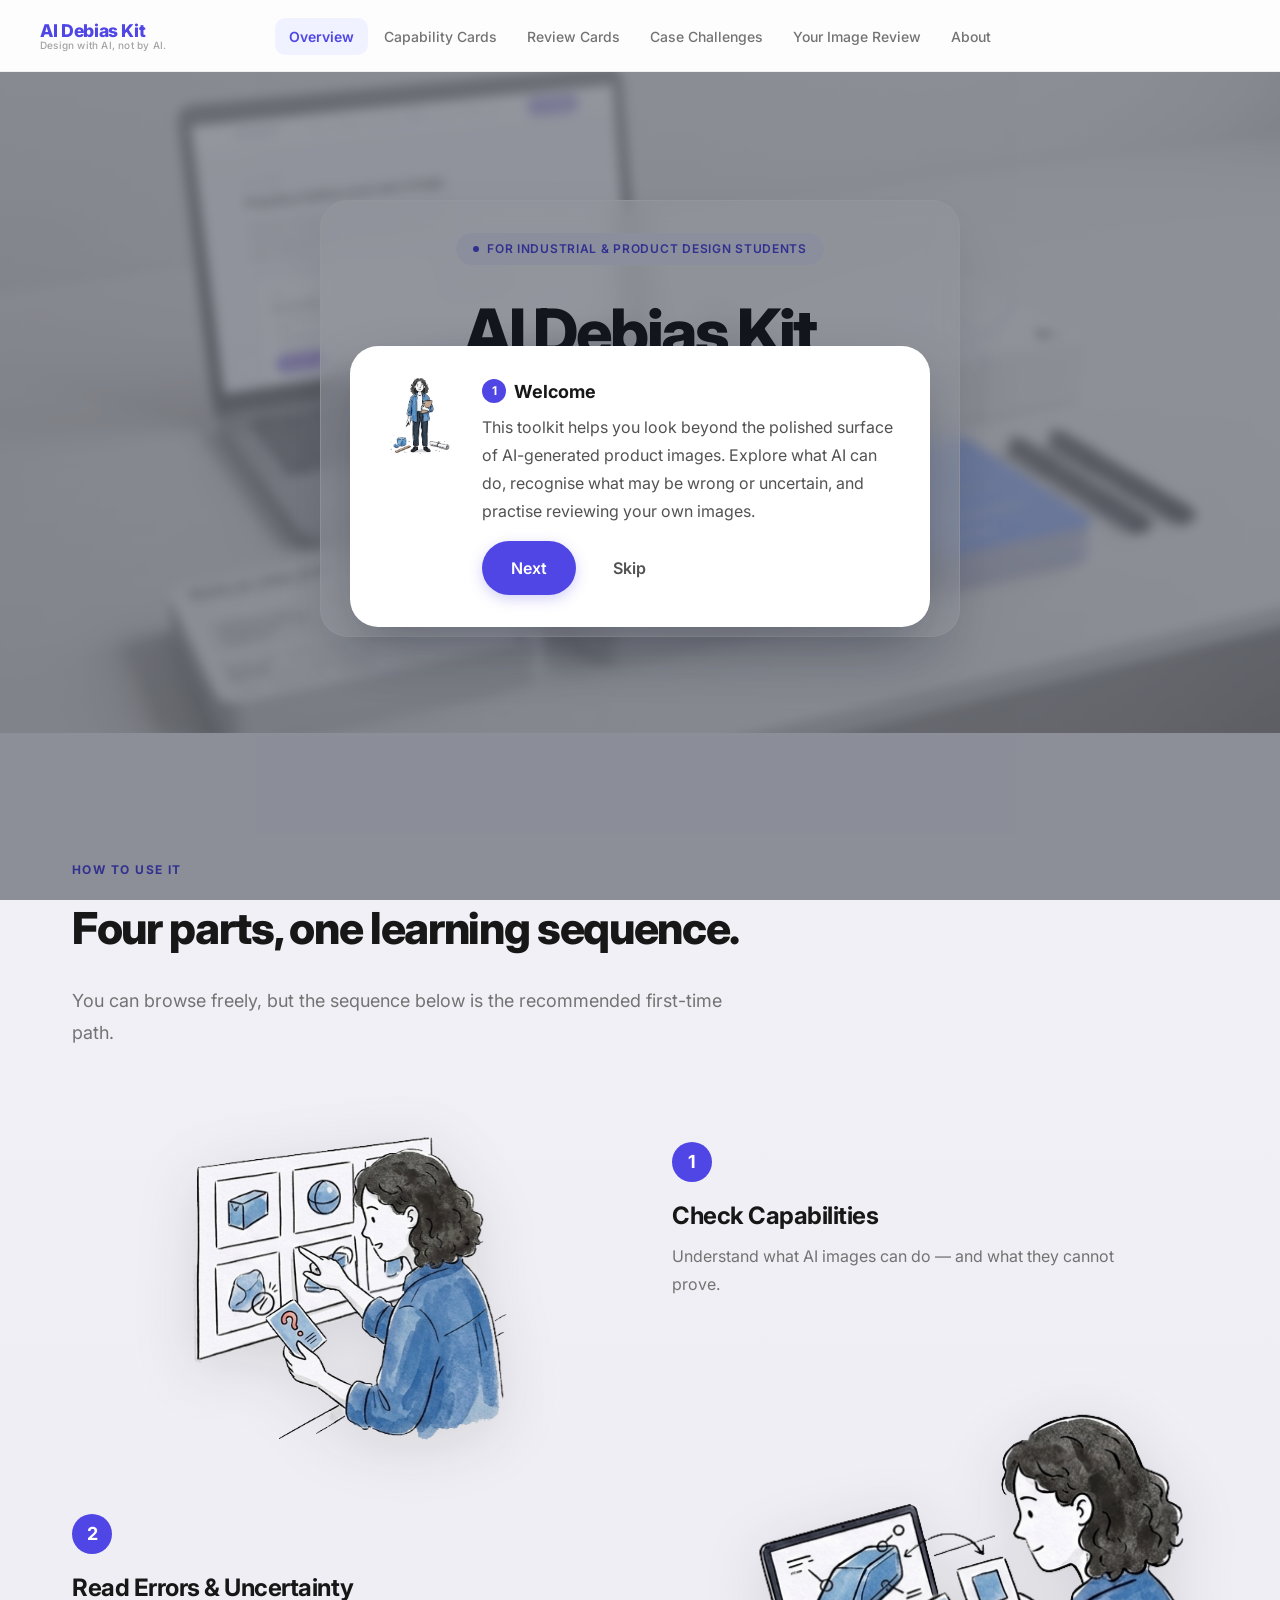
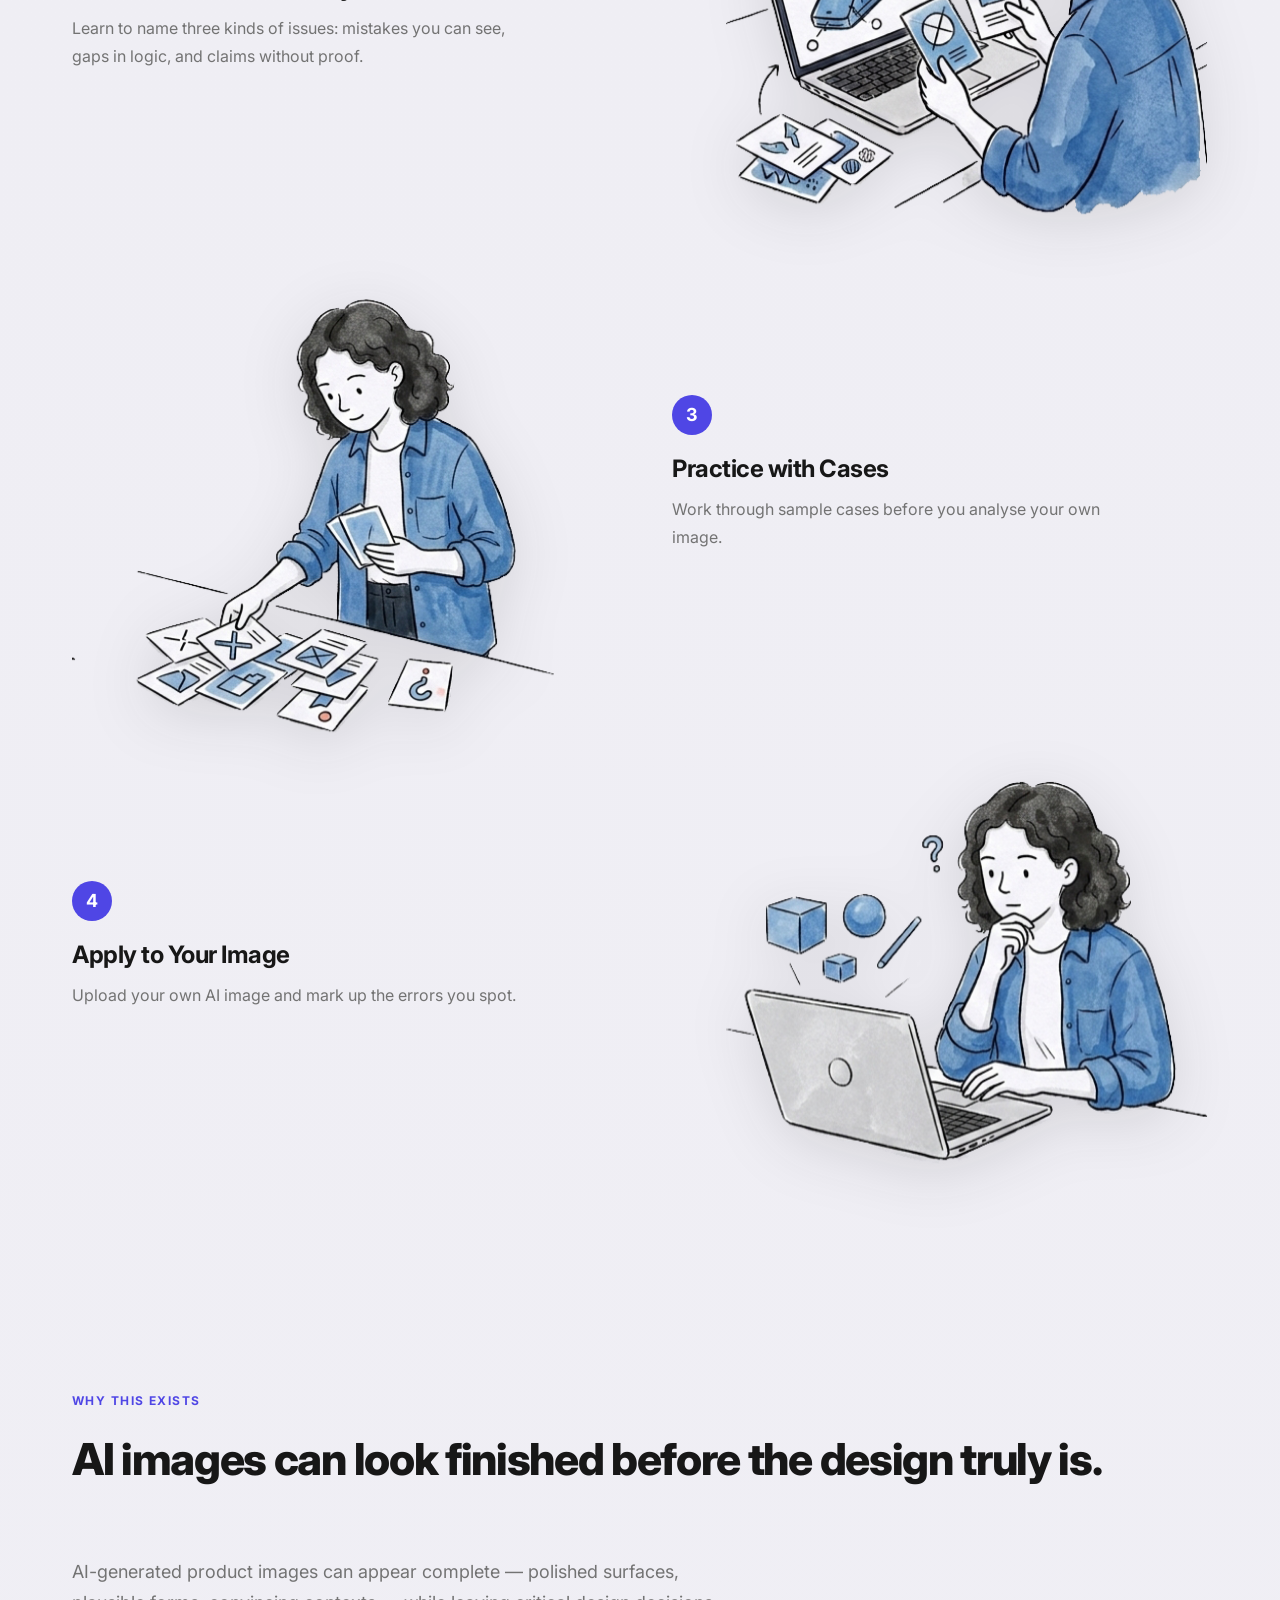
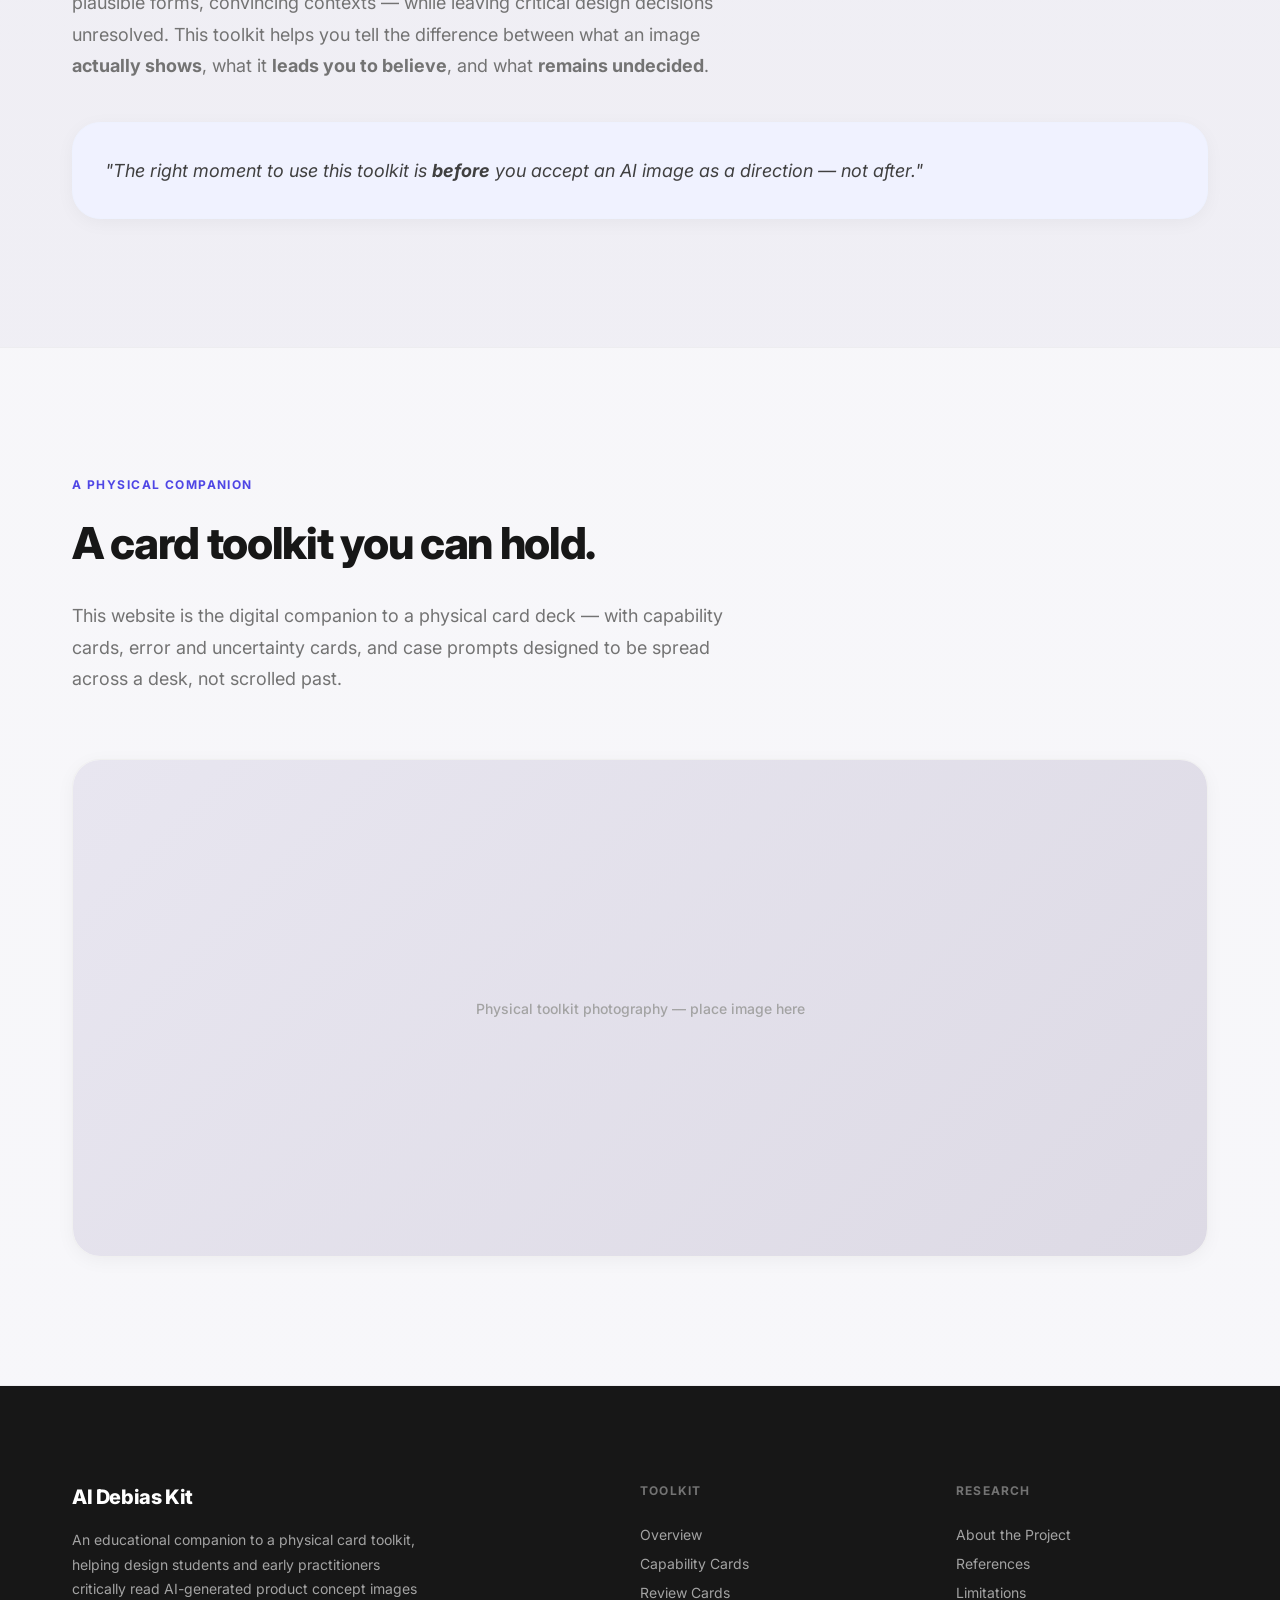
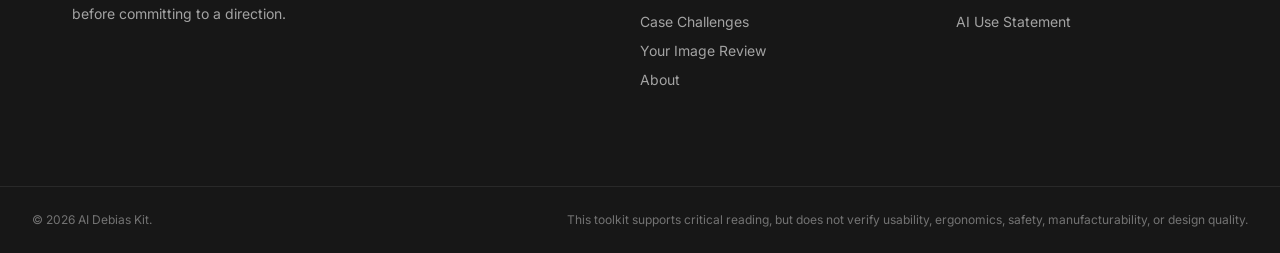
<file: index.html>
<!DOCTYPE html>
<html lang="en">
<head>
  <meta charset="UTF-8">
  <meta name="viewport" content="width=device-width, initial-scale=1.0">
  <meta name="description" content="AI Debias Kit — an educational toolkit for critically reading AI-generated product concept images.">
  <title>AI Debias Kit</title>
  <link rel="preconnect" href="https://fonts.googleapis.com">
  <link rel="preconnect" href="https://fonts.gstatic.com" crossorigin>
  <link href="https://fonts.googleapis.com/css2?family=Inter:wght@400;500;600;700;800&display=swap" rel="stylesheet">
  <link rel="stylesheet" href="css/main.css">
</head>
<body>
  <div id="app">
    <header id="site-header"></header>
    <main id="site-main"></main>
    <footer id="site-footer"></footer>
  </div>
  <script src="js/data.js"></script>
  <script src="js/bundle.js"></script>
</body>
</html>
</file>
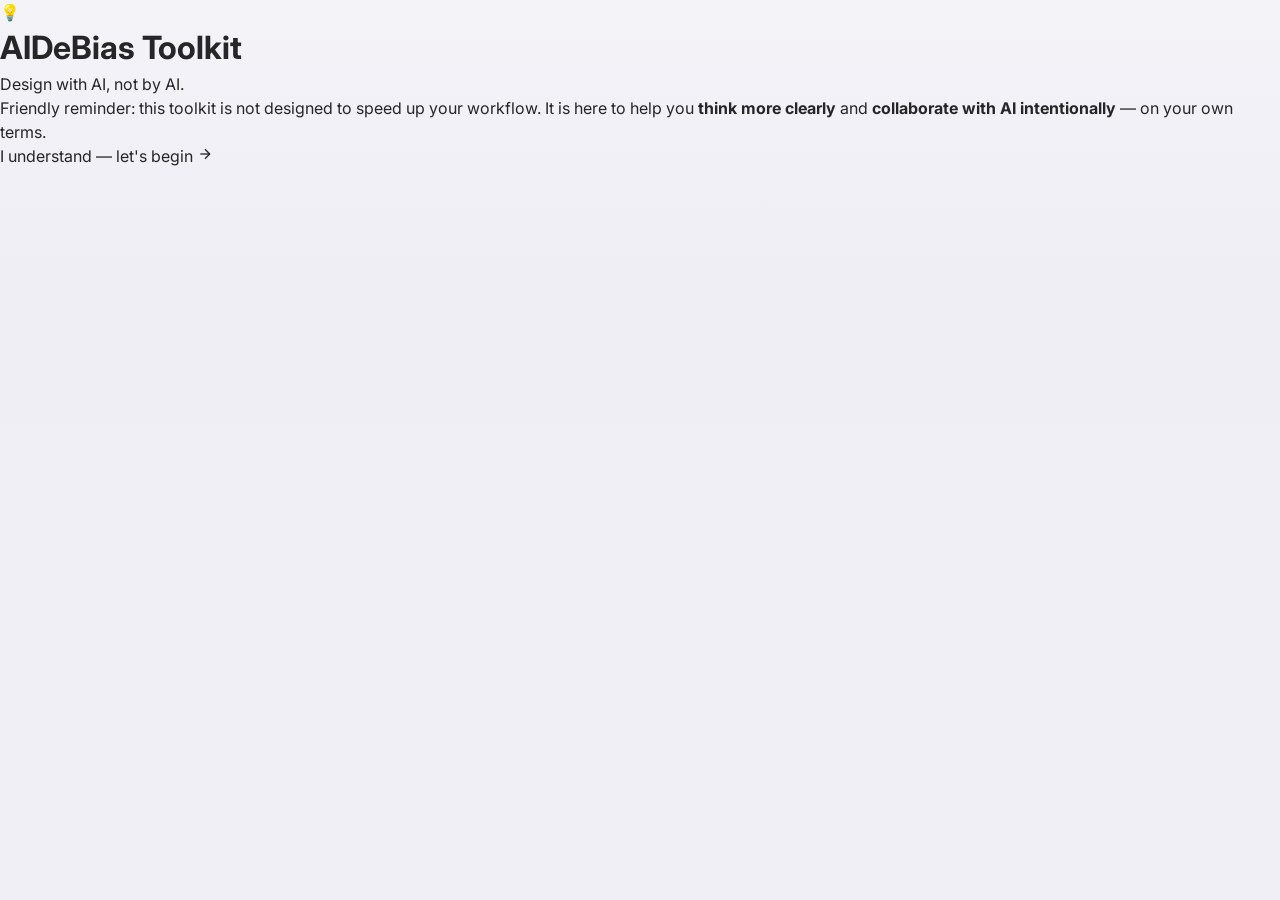
<file: index copy.html>
<!DOCTYPE html>
<html lang="zh-CN">
<head>
  <meta charset="UTF-8">
  <meta name="viewport" content="width=device-width, initial-scale=1.0">
  <meta name="description" content="AIDeBias Toolkit — Design with AI, not by AI. A lightweight industrial design assistant for debiasing AI styling exploration.">
  <title>AIDeBias Toolkit</title>
  <link rel="preconnect" href="https://fonts.googleapis.com">
  <link rel="preconnect" href="https://fonts.gstatic.com" crossorigin>
  <link href="https://fonts.googleapis.com/css2?family=Inter:wght@400;500;600;700&display=swap" rel="stylesheet">
  <link rel="stylesheet" href="css/main.css">
</head>
<body>
  <!-- Splash Screen -->
  <div id="splash">
    <div class="splash__inner">
      <div class="splash__logo">
        <span class="splash__emoji">💡</span>
        <h1 class="splash__title">AIDeBias Toolkit</h1>
        <p class="splash__tagline">Design with AI, not by AI.</p>
      </div>
      <div class="splash__divider"></div>
      <p class="splash__reminder">
        Friendly reminder: this toolkit is not designed to speed up your workflow. It is here to help you <strong>think more clearly</strong> and <strong>collaborate with AI intentionally</strong> — on your own terms.
      </p>
      <button id="splash-confirm" class="splash__btn" type="button">
        <span>I understand — let's begin</span>
        <svg width="16" height="16" viewBox="0 0 24 24" fill="none" stroke="currentColor" stroke-width="2"><line x1="5" y1="12" x2="19" y2="12"/><polyline points="12 5 19 12 12 19"/></svg>
      </button>
    </div>
  </div>

  <div id="app">
    <nav id="navbar"></nav>
    <main id="app-main"></main>
  </div>
  <div id="modal-root"></div>
  <div id="toast-root"></div>
  <script src="js/bundle.js"></script>
</body>
</html>
</file>
<file: css/main.css>
/* ===================================================================
   Critical Reading Before Commitment — Design System & Website Styles
   =================================================================== */

/* ===================================================================
   SECTION 1: RESET & BASE
   =================================================================== */

*, *::before, *::after {
  box-sizing: border-box;
  margin: 0;
  padding: 0;
}

html {
  -webkit-font-smoothing: antialiased;
  -moz-osx-font-smoothing: grayscale;
  text-rendering: optimizeLegibility;
  scroll-behavior: smooth;
}

body {
  font-family: var(--font-family);
  font-size: var(--font-size-base);
  line-height: var(--line-height-normal);
  color: var(--color-neutral-800);
  background: linear-gradient(180deg, #F4F3F8 0%, #EFEEF4 30%, #F0EFF5 100%);
  min-height: 100vh;
}

img {
  max-width: 100%;
  display: block;
}

a {
  color: inherit;
  text-decoration: none;
}

button {
  cursor: pointer;
  font: inherit;
  border: none;
  background: none;
  color: inherit;
}

input, textarea, select {
  font: inherit;
  color: inherit;
}

ul, ol {
  list-style: none;
}

:focus-visible {
  outline: 2px solid var(--color-primary);
  outline-offset: 2px;
  border-radius: 2px;
}

@media (prefers-reduced-motion: reduce) {
  *, *::before, *::after {
    animation-duration: 0.001ms !important;
    animation-iteration-count: 1 !important;
    transition-duration: 0.001ms !important;
  }
}

/* ===================================================================
   SECTION 2: DESIGN TOKENS
   =================================================================== */

:root {
  /* Color palette */
  --color-primary: #4F46E5;
  --color-primary-hover: #4338CA;
  --color-primary-active: #3730A3;
  --color-primary-light: #EEF2FF;
  --color-primary-muted: #C7D2FE;
  --color-primary-subtle: #F0F2FF;

  --color-neutral-50:  #F0EFF5;
  --color-neutral-100: #E8E6F0;
  --color-neutral-200: #DDDAE5;
  --color-neutral-300: #C5C1D2;
  --color-neutral-400: #A3A3A3;
  --color-neutral-500: #737373;
  --color-neutral-600: #525252;
  --color-neutral-700: #404040;
  --color-neutral-800: #262626;
  --color-neutral-900: #171717;

  --color-white:      #FFFFFF;
  --color-error:       #DC2626;
  --color-error-bg:    #FEF2F2;
  --color-success:     #16A34A;
  --color-success-bg:  #F0FDF4;
  --color-warning:     #F59E0B;

  /* Typography */
  --font-family: 'Inter', -apple-system, BlinkMacSystemFont, 'Segoe UI', 'PingFang SC', 'Microsoft YaHei', sans-serif;
  --font-size-xs:   0.75rem;
  --font-size-sm:   0.875rem;
  --font-size-base: 1rem;
  --font-size-lg:   1.125rem;
  --font-size-xl:   1.25rem;
  --font-size-2xl:  1.5rem;
  --font-size-3xl:  1.875rem;
  --font-size-4xl:  2.25rem;
  --font-size-5xl:  3rem;

  --font-weight-normal:   400;
  --font-weight-medium:   500;
  --font-weight-semibold: 600;
  --font-weight-bold:     700;
  --font-weight-extrabold: 800;

  --line-height-tight:  1.2;
  --line-height-normal: 1.5;
  --line-height-relaxed: 1.75;

  /* Spacing (4px grid) */
  --spacing-xs:  0.25rem;
  --spacing-sm:  0.5rem;
  --spacing-md:  1rem;
  --spacing-lg:  1.5rem;
  --spacing-xl:  2rem;
  --spacing-2xl: 3rem;
  --spacing-3xl: 4rem;
  --spacing-4xl: 6rem;
  --spacing-5xl: 8rem;

  /* Border radius */
  --radius-sm:   0.375rem;
  --radius-md:   0.625rem;
  --radius-lg:   1rem;
  --radius-xl:   1.25rem;
  --radius-2xl:  1.75rem;
  --radius-full: 9999px;

  /* Shadows — soft, glass-like */
  --shadow-sm:  0 1px 3px rgba(0,0,0,0.04);
  --shadow-md:  0 4px 20px -2px rgba(0,0,0,0.05);
  --shadow-lg:  0 8px 30px -4px rgba(0,0,0,0.06), 0 2px 8px -2px rgba(0,0,0,0.03);
  --shadow-xl:  0 16px 40px -8px rgba(0,0,0,0.08), 0 4px 12px -4px rgba(0,0,0,0.04);

  /* Transitions */
  --transition-fast:   150ms ease;
  --transition-normal: 250ms ease;
  --transition-slow:   350ms ease;

  /* Layout */
  --container-max:     1200px;
  --container-narrow:  760px;
  --header-height:     72px;
}

/* ===================================================================
   SECTION 3: LAYOUT UTILITIES
   =================================================================== */

.container {
  width: 100%;
  max-width: var(--container-max);
  margin: 0 auto;
  padding: 0 var(--spacing-xl);
}

.container--narrow {
  max-width: var(--container-narrow);
}

.u-hidden { display: none !important; }
.u-text-center { text-align: center; }

/* ===================================================================
   SECTION 4: HEADER / NAV
   =================================================================== */

#site-header {
  position: fixed;
  top: 0;
  left: 0;
  right: 0;
  height: var(--header-height);
  z-index: 100;
  background: rgba(255,255,255,0.82);
  backdrop-filter: blur(16px);
  -webkit-backdrop-filter: blur(16px);
  border-bottom: 1px solid rgba(0,0,0,0.06);
}

.header__inner {
  position: relative;
  display: flex;
  align-items: center;
  justify-content: center;
  height: var(--header-height);
  gap: var(--spacing-lg);
}

.header__brand {
  position: absolute;
  left: 0;
  display: flex;
  flex-direction: column;
  line-height: 1.1;
  white-space: nowrap;
}

.header__brand-name {
  font-size: 1.1rem;
  font-weight: var(--font-weight-extrabold);
  color: var(--color-primary);
  letter-spacing: -0.02em;
}

.header__brand-sub {
  font-size: 0.625rem;
  font-weight: 500;
  color: var(--color-neutral-400);
  letter-spacing: 0.02em;
}

.header__nav {
  display: flex;
  align-items: center;
  gap: 2px;
}

.header__link {
  padding: 8px 14px;
  border-radius: var(--radius-md);
  font-size: var(--font-size-sm);
  font-weight: var(--font-weight-medium);
  color: var(--color-neutral-500);
  transition: all var(--transition-fast);
  white-space: nowrap;
}

.header__link:hover {
  color: var(--color-neutral-800);
  background: rgba(0,0,0,0.04);
}

.header__link.is-active {
  color: var(--color-primary);
  background: var(--color-primary-subtle);
  font-weight: var(--font-weight-semibold);
}

.header__cta {
  flex-shrink: 0;
}

/* ===================================================================
   SECTION 5: HERO
   =================================================================== */

.hero {
  position: relative;
  display: flex;
  align-items: center;
  justify-content: center;
  min-height: 55.8vw;
  padding: calc(var(--header-height) + var(--spacing-5xl)) 0 var(--spacing-4xl);
  text-align: center;
  overflow: hidden;
}

.hero__bg {
  position: absolute;
  top: var(--header-height);
  right: 0;
  bottom: 0;
  left: 0;
  pointer-events: none;
  overflow: hidden;
}

.hero__photo {
  position: absolute;
  inset: 0;
  width: 100%;
  height: 100%;
  object-fit: cover;
  object-position: center;
  transform: scale(1.03);
  filter: blur(5px);
}

.hero__overlay {
  position: absolute;
  inset: 0;
  background: linear-gradient(to bottom, rgba(255,255,255,0.7) 0%, rgba(255,255,255,0.42) 100%);
}

.hero__inner {
  position: relative;
  z-index: 1;
}

.hero__eyebrow {
  display: inline-flex;
  align-items: center;
  gap: 8px;
  padding: 6px 16px;
  border-radius: var(--radius-full);
  background: var(--color-primary-subtle);
  border: 1px solid var(--color-primary-light);
  color: var(--color-primary);
  font-size: var(--font-size-xs);
  font-weight: var(--font-weight-semibold);
  letter-spacing: 0.06em;
  text-transform: uppercase;
  margin-bottom: var(--spacing-xl);
}

.hero__eyebrow-dot {
  width: 6px;
  height: 6px;
  border-radius: 50%;
  background: var(--color-primary);
  animation: hero-pulse 2.5s ease-in-out infinite;
}

@keyframes hero-pulse {
  0%, 100% { opacity: 1; transform: scale(1); }
  50% { opacity: 0.5; transform: scale(0.7); }
}

.hero__title {
  font-size: clamp(2.5rem, 6vw, 4rem);
  font-weight: var(--font-weight-extrabold);
  line-height: 1.08;
  letter-spacing: -0.04em;
  color: var(--color-neutral-900);
  max-width: 20ch;
  margin: 0 auto var(--spacing-lg);
}

.hero__title em {
  font-style: normal;
  color: var(--color-primary);
}

.hero__subtitle {
  font-size: var(--font-size-xl);
  line-height: var(--line-height-relaxed);
  color: var(--color-neutral-500);
  max-width: 46ch;
  margin: 0 auto var(--spacing-2xl);
}

.hero__actions {
  display: flex;
  align-items: center;
  justify-content: center;
  gap: var(--spacing-md);
  flex-wrap: wrap;
}

.hero__content-box {
  max-width: 640px;
  margin: 0 auto;
  padding: var(--spacing-xl) var(--spacing-2xl);
  background: rgba(255, 255, 255, 0.5);
  backdrop-filter: blur(14px);
  -webkit-backdrop-filter: blur(14px);
  border: 1px solid rgba(255, 255, 255, 0.8);
  border-radius: var(--radius-2xl);
  box-shadow: 0 24px 60px -12px rgba(17, 24, 39, 0.14);
  will-change: opacity, filter, transform;
  transition: opacity 0.45s ease;
}
body.tour-active .hero__content-box { opacity: 0; }

/* ===================================================================
   SECTION 6: BUTTONS
   =================================================================== */

.btn {
  display: inline-flex;
  align-items: center;
  justify-content: center;
  gap: var(--spacing-sm);
  padding: 14px 28px;
  border-radius: var(--radius-full);
  font-size: var(--font-size-base);
  font-weight: var(--font-weight-semibold);
  line-height: 1.5;
  transition: transform 0.2s ease, box-shadow 0.2s ease, background 0.2s ease, border-color 0.2s ease;
  white-space: nowrap;
  user-select: none;
  border: 1.5px solid transparent;
}

.btn--primary {
  background: var(--color-primary);
  color: var(--color-white);
  box-shadow: 0 4px 14px rgba(79, 70, 229, 0.25);
}

.btn--primary:hover {
  background: var(--color-primary-hover);
  box-shadow: 0 8px 24px rgba(79, 70, 229, 0.35);
  transform: translateY(-2px);
}

.btn--primary:active {
  background: var(--color-primary-active);
  transform: translateY(0);
}

.btn--outline {
  background: var(--color-white);
  color: var(--color-primary);
  border-color: var(--color-primary-light);
  box-shadow: var(--shadow-sm);
}

.btn--outline:hover {
  background: var(--color-primary-subtle);
  border-color: var(--color-primary-muted);
  transform: translateY(-2px);
}

.btn--ghost {
  background: transparent;
  color: var(--color-neutral-600);
  border-color: transparent;
}

.btn--ghost:hover {
  background: var(--color-neutral-100);
}

.btn--lg {
  padding: 16px 36px;
  font-size: var(--font-size-lg);
}

/* ===================================================================
   SECTION 7: CONTENT SECTIONS
   =================================================================== */

.section {
  padding: var(--spacing-5xl) 0;
}

.section--alt {
  background: rgba(255,255,255,0.5);
  border-top: 1px solid rgba(0,0,0,0.04);
  border-bottom: 1px solid rgba(0,0,0,0.04);
}

.section__eyebrow {
  display: block;
  font-size: var(--font-size-xs);
  font-weight: var(--font-weight-bold);
  letter-spacing: 0.12em;
  text-transform: uppercase;
  color: var(--color-primary);
  margin-bottom: var(--spacing-md);
}

.section__title {
  font-size: clamp(1.75rem, 4vw, 2.75rem);
  font-weight: var(--font-weight-extrabold);
  letter-spacing: -0.03em;
  color: var(--color-neutral-900);
  margin-bottom: var(--spacing-lg);
}

.section__lead {
  font-size: var(--font-size-lg);
  line-height: var(--line-height-relaxed);
  color: var(--color-neutral-500);
  max-width: 60ch;
}

.section__header {
  margin-bottom: var(--spacing-3xl);
}

/* ===================================================================
   SECTION 8: CARDS
   =================================================================== */

.card {
  background: var(--color-white);
  border: 1.5px solid rgba(0,0,0,0.06);
  border-radius: var(--radius-2xl);
  box-shadow: var(--shadow-md);
  padding: var(--spacing-xl);
  transition: transform 0.2s ease, box-shadow 0.2s ease, border-color 0.2s ease;
}

.card--hover:hover {
  transform: translateY(-4px);
  box-shadow: var(--shadow-lg);
  border-color: var(--color-primary-muted);
}

.card__icon {
  width: 56px;
  height: 56px;
  border-radius: var(--radius-lg);
  background: var(--color-primary-subtle);
  color: var(--color-primary);
  display: flex;
  align-items: center;
  justify-content: center;
  margin-bottom: var(--spacing-md);
}

.card__title {
  font-size: var(--font-size-xl);
  font-weight: var(--font-weight-bold);
  color: var(--color-neutral-900);
  margin-bottom: var(--spacing-sm);
  letter-spacing: -0.02em;
}

.card__text {
  font-size: var(--font-size-sm);
  line-height: var(--line-height-relaxed);
  color: var(--color-neutral-500);
}

.grid {
  display: grid;
  gap: var(--spacing-xl);
}

.grid--2 { grid-template-columns: repeat(2, 1fr); }
.grid--3 { grid-template-columns: repeat(3, 1fr); }
.grid--4 { grid-template-columns: repeat(4, 1fr); }

/* ===================================================================
   SECTION 9: FLOW / STRUCTURE DIAGRAM
   =================================================================== */

.flow {
  display: flex;
  flex-direction: column;
  gap: var(--spacing-sm);
}

.flow__step {
  display: flex;
  align-items: center;
  gap: var(--spacing-lg);
  padding: var(--spacing-lg) var(--spacing-xl);
  background: var(--color-white);
  border: 1.5px solid rgba(0,0,0,0.06);
  border-radius: var(--radius-xl);
  box-shadow: var(--shadow-sm);
  transition: transform 0.2s ease, box-shadow 0.2s ease, border-color 0.2s ease;
}

.flow__step:hover {
  transform: translateX(4px);
  border-color: var(--color-primary-muted);
  box-shadow: var(--shadow-md);
}

.flow__num {
  width: 44px;
  height: 44px;
  border-radius: var(--radius-full);
  background: var(--color-primary);
  color: var(--color-white);
  display: flex;
  align-items: center;
  justify-content: center;
  font-weight: var(--font-weight-bold);
  font-size: var(--font-size-lg);
  flex-shrink: 0;
}

.flow__body {
  flex: 1;
}

.flow__title {
  font-size: var(--font-size-lg);
  font-weight: var(--font-weight-bold);
  color: var(--color-neutral-900);
  margin-bottom: 2px;
}

.flow__desc {
  font-size: var(--font-size-sm);
  color: var(--color-neutral-500);
}

.flow__arrow {
  color: var(--color-neutral-300);
  text-align: center;
  font-size: var(--font-size-xl);
  line-height: 1;
}

/* Flow illustration gallery (Overview) — alternating editorial blocks,
   one image per step, Z-pattern (image/text sides swap each row) */
.flow-alt {
  display: flex;
  flex-direction: column;
  gap: var(--spacing-3xl);
}

.flow-alt__step {
  display: grid;
  grid-template-columns: minmax(0, 1fr) minmax(0, 1fr);
  gap: var(--spacing-3xl);
  align-items: center;
}

/* Odd rows: image on the right, text on the left */
.flow-alt__step--flip .flow-alt__media { order: 2; justify-self: end; }
.flow-alt__step--flip .flow-alt__body  { order: 1; }

.flow-alt__media {
  position: relative;
  width: 90%;
  justify-self: start;
  filter: drop-shadow(0 12px 30px rgba(23, 23, 23, 0.12));
  transition: transform var(--transition-slow), filter var(--transition-slow);
}

.flow-alt__media img {
  width: 100%;
  height: auto;
  display: block;
  will-change: transform;
}

.flow-alt__media:hover {
  transform: translateY(-6px);
  filter: drop-shadow(0 20px 44px rgba(23, 23, 23, 0.18));
}

.flow-alt__num {
  display: inline-flex;
  align-items: center;
  justify-content: center;
  width: 40px;
  height: 40px;
  border-radius: var(--radius-full);
  background: var(--color-primary);
  color: var(--color-white);
  font-weight: var(--font-weight-bold);
  font-size: var(--font-size-lg);
  margin-bottom: var(--spacing-md);
}

.flow-alt__title {
  font-size: var(--font-size-2xl);
  font-weight: var(--font-weight-bold);
  letter-spacing: -0.02em;
  color: var(--color-neutral-900);
  margin-bottom: var(--spacing-sm);
}

.flow-alt__desc {
  font-size: var(--font-size-base);
  line-height: var(--line-height-relaxed);
  color: var(--color-neutral-500);
  max-width: 46ch;
}

/* Split illustration (step 1) — two halves reassembled into the original frame */
.split {
  position: relative;
  width: 50%;
  margin: 0 auto;
  aspect-ratio: 467 / 416;
}

.split img {
  position: absolute;
  display: block;
  will-change: transform;
  transition: transform var(--transition-slow);
}

.split__l { left: 0; top: 0; width: 62.74%; }
.split__r { left: 30.19%; top: 5.29%; width: 69.81%; }

.split:hover .split__l { transform: translateX(-6%) rotate(-5deg); }
.split:hover .split__r { transform: translateX(6%) rotate(5deg); }

@media (max-width: 900px) {
  .flow-alt { gap: var(--spacing-2xl); }
  .flow-alt__step { grid-template-columns: 1fr; gap: var(--spacing-lg); }
  .flow-alt__step--flip .flow-alt__media,
  .flow-alt__step--flip .flow-alt__body { order: 0; }
  .flow-alt__media { width: 100%; justify-self: center; }
}

/* ===================================================================
   SECTION 10: FOOTER
   =================================================================== */

#site-footer {
  background: var(--color-neutral-900);
  color: var(--color-neutral-300);
  margin-top: auto;
}

.footer__inner {
  display: grid;
  grid-template-columns: 2fr 1fr 1fr;
  gap: var(--spacing-3xl);
  padding: var(--spacing-4xl) var(--spacing-xl);
}

.footer__brand {
  font-size: var(--font-size-xl);
  font-weight: var(--font-weight-extrabold);
  color: var(--color-white);
  letter-spacing: -0.02em;
  margin-bottom: var(--spacing-md);
}

.footer__blurb {
  font-size: var(--font-size-sm);
  line-height: var(--line-height-relaxed);
  color: var(--color-neutral-400);
  max-width: 40ch;
}

.footer__heading {
  font-size: var(--font-size-xs);
  font-weight: var(--font-weight-bold);
  letter-spacing: 0.1em;
  text-transform: uppercase;
  color: var(--color-neutral-500);
  margin-bottom: var(--spacing-lg);
}

.footer__links {
  display: flex;
  flex-direction: column;
  gap: var(--spacing-sm);
}

.footer__link {
  font-size: var(--font-size-sm);
  color: var(--color-neutral-400);
  transition: color var(--transition-fast);
}

.footer__link:hover {
  color: var(--color-white);
}

.footer__bottom {
  border-top: 1px solid rgba(255,255,255,0.08);
  padding: var(--spacing-lg) var(--spacing-xl);
  display: flex;
  align-items: center;
  justify-content: space-between;
  gap: var(--spacing-md);
  flex-wrap: wrap;
  font-size: var(--font-size-xs);
  color: var(--color-neutral-500);
}

/* ===================================================================
   SECTION 11: PLACEHOLDER PAGE
   =================================================================== */

.placeholder-page {
  padding: calc(var(--header-height) + var(--spacing-5xl)) 0 var(--spacing-5xl);
  text-align: center;
}

.placeholder-page__icon {
  width: 72px;
  height: 72px;
  border-radius: var(--radius-2xl);
  background: var(--color-primary-subtle);
  color: var(--color-primary);
  display: flex;
  align-items: center;
  justify-content: center;
  margin: 0 auto var(--spacing-lg);
}

.placeholder-page__title {
  font-size: var(--font-size-3xl);
  font-weight: var(--font-weight-extrabold);
  color: var(--color-neutral-900);
  letter-spacing: -0.03em;
  margin-bottom: var(--spacing-sm);
}

.placeholder-page__desc {
  font-size: var(--font-size-lg);
  color: var(--color-neutral-500);
}

/* ===================================================================
   SECTION 12: FLIP CARDS (Capability & Error cards)
   =================================================================== */

.flip-card {
  perspective: 1200px;
  height: 100%;
}

.flip-card__inner {
  position: relative;
  width: 100%;
  height: 100%;
  min-height: 320px;
  transition: transform 0.6s cubic-bezier(0.4, 0, 0.2, 1);
  transform-style: preserve-3d;
  cursor: pointer;
}

.flip-card--cap {
  height: auto;
}

.flip-card--cap .flip-card__inner {
  min-height: 0;
  height: auto;
  aspect-ratio: 842 / 595;
}

.flip-card--cap .flip-card__face {
  padding: 0;
}

.flip-card__img {
  width: 100%;
  height: 100%;
  object-fit: cover;
  display: block;
}

.cap-flip-hint {
  position: absolute;
  bottom: var(--spacing-md);
  right: var(--spacing-md);
  display: inline-flex;
  align-items: center;
  gap: 6px;
  font-size: var(--font-size-xs);
  font-weight: var(--font-weight-semibold);
  color: var(--color-neutral-700);
  background: rgba(255, 255, 255, 0.88);
  border: 1px solid rgba(0, 0, 0, 0.08);
  padding: 5px 12px;
  border-radius: var(--radius-full);
  box-shadow: var(--shadow-sm);
  pointer-events: none;
}

.flip-card.is-flipped .flip-card__inner {
  transform: rotateY(180deg);
}

.flip-card__face {
  position: absolute;
  inset: 0;
  backface-visibility: hidden;
  -webkit-backface-visibility: hidden;
  border-radius: var(--radius-2xl);
  padding: var(--spacing-xl);
  display: flex;
  flex-direction: column;
  overflow: hidden;
}

.flip-card__front {
  background: var(--color-white);
  border: 1.5px solid rgba(0,0,0,0.06);
  box-shadow: var(--shadow-md);
}

.flip-card__back {
  background: var(--color-neutral-900);
  color: var(--color-neutral-300);
  transform: rotateY(180deg);
}

.flip-card__hint {
  position: absolute;
  top: var(--spacing-md);
  right: var(--spacing-md);
  font-size: var(--font-size-xs);
  color: var(--color-neutral-400);
  font-weight: 500;
  display: inline-flex;
  align-items: center;
  gap: 4px;
}

.flip-card__icon {
  width: 48px;
  height: 48px;
  border-radius: var(--radius-lg);
  background: var(--color-primary-subtle);
  color: var(--color-primary);
  display: flex;
  align-items: center;
  justify-content: center;
  margin-bottom: var(--spacing-md);
}

.flip-card__title {
  font-size: var(--font-size-xl);
  font-weight: var(--font-weight-bold);
  color: var(--color-neutral-900);
  letter-spacing: -0.02em;
  margin-bottom: var(--spacing-sm);
}

.flip-card__purpose {
  font-size: var(--font-size-sm);
  line-height: var(--line-height-relaxed);
  color: var(--color-neutral-500);
  margin-bottom: var(--spacing-md);
}

.flip-card__io {
  border-top: 1px solid rgba(0,0,0,0.06);
  padding-top: var(--spacing-md);
  margin-top: auto;
  display: flex;
  flex-direction: column;
  gap: var(--spacing-xs);
}

.flip-card__io-row {
  display: flex;
  gap: var(--spacing-sm);
  font-size: var(--font-size-xs);
}

.flip-card__io-label {
  color: var(--color-neutral-400);
  font-weight: 600;
  flex-shrink: 0;
  width: 48px;
}

.flip-card__io-value {
  color: var(--color-neutral-600);
}

/* Back face */
.flip-card__back .flip-card__title {
  color: var(--color-white);
}

.flip-card__back-section {
  margin-bottom: var(--spacing-md);
}

.flip-card__back-label {
  font-size: var(--font-size-xs);
  font-weight: 700;
  letter-spacing: 0.06em;
  text-transform: uppercase;
  color: var(--color-primary-muted);
  margin-bottom: 4px;
}

.flip-card__back-text {
  font-size: var(--font-size-sm);
  line-height: var(--line-height-relaxed);
  color: var(--color-neutral-300);
}

.flip-card__back-question {
  margin-top: auto;
  padding-top: var(--spacing-md);
  border-top: 1px solid rgba(255,255,255,0.1);
  font-size: var(--font-size-sm);
  font-weight: 500;
  color: var(--color-white);
  font-style: italic;
}

/* ===================================================================
   SECTION 12C: APPLIED EXAMPLES (image cards)
   =================================================================== */

.example-list {
  display: grid;
  gap: var(--spacing-3xl);
}

.example-group__head {
  display: flex;
  align-items: center;
  gap: var(--spacing-md);
  margin-bottom: var(--spacing-xl);
}

.example-group__badge {
  width: 44px;
  height: 44px;
  flex: none;
  border-radius: 50%;
  background: linear-gradient(135deg, var(--color-primary) 0%, var(--color-primary-hover) 100%);
  color: var(--color-white);
  font-size: var(--font-size-base);
  font-weight: var(--font-weight-bold);
  display: flex;
  align-items: center;
  justify-content: center;
  box-shadow: 0 6px 16px -6px rgba(79, 70, 229, 0.55);
}

.example-group__text {
  min-width: 0;
}

.example-group__title {
  font-size: var(--font-size-xl);
  font-weight: var(--font-weight-bold);
  color: var(--color-neutral-900);
  letter-spacing: -0.02em;
}

.example-group__items {
  display: grid;
  grid-template-columns: 1fr;
  gap: var(--spacing-xl);
}

.example {
  margin: 0;
  background: var(--color-white);
  border: 1.5px solid rgba(0, 0, 0, 0.06);
  border-radius: var(--radius-2xl);
  box-shadow: var(--shadow-md);
  overflow: hidden;
  transition: transform 0.2s ease, box-shadow 0.2s ease, border-color 0.2s ease;
}

.example:hover {
  transform: translateY(-4px);
  box-shadow: var(--shadow-lg);
  border-color: var(--color-primary-muted);
}

.example__media {
  aspect-ratio: 842 / 595;
  overflow: hidden;
  background: var(--color-white);
}

.example__img {
  width: 100%;
  height: 100%;
  object-fit: cover;
  display: block;
}

.example__caption {
  display: flex;
  align-items: baseline;
  gap: var(--spacing-sm);
  padding: var(--spacing-md) var(--spacing-lg);
  border-top: 1px solid rgba(0, 0, 0, 0.06);
}

.example__num {
  font-size: 0.625rem;
  font-weight: var(--font-weight-bold);
  letter-spacing: 0.08em;
  text-transform: uppercase;
  color: var(--color-primary);
}

.example__title {
  font-size: var(--font-size-sm);
  font-weight: var(--font-weight-semibold);
  color: var(--color-neutral-800);
}

/* ===================================================================
   SECTION 13: DUAL-AXIS MATRIX
   =================================================================== */

.matrix-wrap {
  overflow-x: auto;
}

.matrix {
  display: grid;
  grid-template-columns: 180px repeat(3, 1fr);
  gap: 8px;
  min-width: 640px;
}

.matrix__corner {
  display: flex;
  align-items: flex-end;
  font-size: var(--font-size-xs);
  font-weight: 600;
  color: var(--color-neutral-400);
  padding-bottom: 8px;
}

.matrix__col-head {
  text-align: center;
  font-size: var(--font-size-sm);
  font-weight: 700;
  color: var(--color-neutral-700);
  padding: var(--spacing-sm) var(--spacing-md);
  background: var(--color-primary-subtle);
  border-radius: var(--radius-md);
  cursor: pointer;
  transition: all var(--transition-fast);
}

.matrix__col-head:hover {
  background: var(--color-primary-muted);
}

.matrix__col-head.is-active {
  background: var(--color-primary);
  color: var(--color-white);
}

.matrix__row-head {
  display: flex;
  align-items: center;
  font-size: var(--font-size-sm);
  font-weight: 600;
  color: var(--color-neutral-700);
  padding: var(--spacing-sm) var(--spacing-md);
  background: var(--color-white);
  border: 1.5px solid rgba(0,0,0,0.06);
  border-radius: var(--radius-md);
  cursor: pointer;
  transition: all var(--transition-fast);
}

.matrix__row-head:hover {
  border-color: var(--color-primary-muted);
  background: var(--color-primary-subtle);
}

.matrix__row-head.is-active {
  border-color: var(--color-primary);
  background: var(--color-primary-subtle);
  color: var(--color-primary);
}

.matrix__cell {
  display: flex;
  flex-direction: column;
  align-items: center;
  justify-content: center;
  gap: 4px;
  min-height: 72px;
  background: var(--color-white);
  border: 1.5px solid rgba(0,0,0,0.06);
  border-radius: var(--radius-md);
  cursor: pointer;
  transition: all var(--transition-fast);
}

.matrix__cell:hover {
  border-color: var(--color-primary-muted);
  box-shadow: var(--shadow-sm);
  transform: translateY(-2px);
}

.matrix__cell.is-empty {
  opacity: 0.4;
  cursor: default;
}

.matrix__cell.is-active {
  border-color: var(--color-primary);
  background: var(--color-primary-subtle);
  box-shadow: 0 0 0 2px var(--color-primary-light);
}

.matrix__cell-count {
  font-size: var(--font-size-2xl);
  font-weight: 800;
  color: var(--color-neutral-900);
  line-height: 1;
}

.matrix__cell-label {
  font-size: var(--font-size-xs);
  color: var(--color-neutral-400);
}

/* ===================================================================
   SECTION 14: FILTER BAR
   =================================================================== */

.filter-bar {
  display: flex;
  flex-wrap: wrap;
  align-items: center;
  gap: var(--spacing-sm);
  margin-bottom: var(--spacing-xl);
}

.filter-chip {
  display: inline-flex;
  align-items: center;
  gap: 6px;
  padding: 8px 16px;
  border-radius: var(--radius-full);
  font-size: var(--font-size-sm);
  font-weight: 500;
  background: var(--color-white);
  border: 1.5px solid rgba(0,0,0,0.06);
  color: var(--color-neutral-500);
  cursor: pointer;
  transition: all var(--transition-fast);
}

.filter-chip:hover {
  border-color: var(--color-primary-muted);
  color: var(--color-neutral-700);
}

.filter-chip.is-active {
  background: var(--color-primary);
  border-color: var(--color-primary);
  color: var(--color-white);
}

.filter-chip__reset {
  margin-left: auto;
  background: transparent;
  border: none;
  color: var(--color-primary);
  font-size: var(--font-size-sm);
  font-weight: 600;
  cursor: pointer;
}

.filter-chip__reset:hover {
  text-decoration: underline;
}

/* ===================================================================
   SECTION 14C: ERROR & UNCERTAINTY CARDS (image cards)
   =================================================================== */

.error-grid {
  display: grid;
  grid-template-columns: 1fr;
  gap: var(--spacing-2xl);
}

.error-card {
  position: relative;
  margin: 0 auto;
  max-width: 75%;
  background: linear-gradient(180deg, #fefdfc 0%, #f7f6f9 100%);
  border: 1px solid rgba(23, 23, 23, 0.10);
  border-radius: var(--radius-2xl);
  overflow: hidden;
  box-shadow:
    inset 0 1px 0 rgba(255, 255, 255, 0.85),
    0 1px 2px rgba(23, 23, 23, 0.06),
    0 10px 28px rgba(23, 23, 23, 0.10);
}
/* Subtle paper grain so the cards read as printed cardstock, not flat divs */
.error-card::after {
  content: "";
  position: absolute;
  inset: 0;
  z-index: 1;
  pointer-events: none;
  opacity: 0.05;
  background-image: url("data:image/svg+xml,%3Csvg xmlns='http://www.w3.org/2000/svg' width='160' height='160'%3E%3Cfilter id='n'%3E%3CfeTurbulence type='fractalNoise' baseFrequency='0.85' numOctaves='2' stitchTiles='stitch'/%3E%3CfeColorMatrix type='saturate' values='0'/%3E%3C/filter%3E%3Crect width='100%25' height='100%25' filter='url(%23n)'/%3E%3C/svg%3E");
}

.error-card__media {
  background: var(--color-neutral-50);
}

.error-card__img {
  display: block;
  width: 100%;
  height: auto;
}

.error-card__caption {
  display: flex;
  align-items: baseline;
  justify-content: space-between;
  gap: var(--spacing-md);
  padding: var(--spacing-md) var(--spacing-lg);
  border-top: 1.5px solid rgba(0, 0, 0, 0.06);
}

.error-card__title {
  font-size: var(--font-size-base);
  font-weight: 700;
  color: var(--color-neutral-900);
}

.error-card__meta {
  font-size: var(--font-size-xs);
  font-weight: 500;
  color: var(--color-neutral-500);
  white-space: nowrap;
}

/* ===================================================================
   SECTION 15: RESPONSIVE
   =================================================================== */

@media (max-width: 900px) {
  .header__nav {
    display: none;
  }

  .footer__inner {
    grid-template-columns: 1fr;
    gap: var(--spacing-2xl);
  }

  .grid--2, .grid--3, .grid--4 {
    grid-template-columns: 1fr;
  }

  .error-card {
    max-width: 100%;
  }

  .hero {
    padding-top: calc(var(--header-height) + var(--spacing-4xl));
  }
}

/* ===================================================================
   SECTION 16: CASES — HUB + INTERACTIVE CASE FLOW
   =================================================================== */

/* ---- Case hub cards ---- */

.case-card {
  background: var(--color-white);
  border: 1.5px solid rgba(0,0,0,0.06);
  border-radius: var(--radius-2xl);
  box-shadow: var(--shadow-md);
  padding: var(--spacing-xl);
  display: flex;
  flex-direction: column;
  gap: var(--spacing-md);
  transition: transform 0.2s ease, box-shadow 0.2s ease, border-color 0.2s ease;
}
.case-card:hover {
  transform: translateY(-4px);
  box-shadow: var(--shadow-lg);
  border-color: var(--color-primary-muted);
}
.case-card--locked { opacity: 0.72; }
.case-card--locked:hover {
  transform: none;
  box-shadow: var(--shadow-md);
  border-color: rgba(0,0,0,0.06);
}
.case-card__top { display: flex; align-items: center; justify-content: space-between; gap: var(--spacing-md); }
.case-card__number {
  font-size: var(--font-size-xs);
  font-weight: 700;
  letter-spacing: 0.08em;
  text-transform: uppercase;
  color: var(--color-primary);
}
.case-card__status {
  font-size: var(--font-size-xs);
  font-weight: 600;
  padding: 4px 10px;
  border-radius: var(--radius-full);
  background: var(--color-neutral-100);
  color: var(--color-neutral-500);
}
.case-card__status.is-progress { background: #FFFBEB; color: #B45309; }
.case-card__status.is-done { background: var(--color-success-bg); color: #15803D; }
.case-card__status.is-locked { background: var(--color-neutral-100); color: var(--color-neutral-400); }
.case-card__title {
  font-size: var(--font-size-xl);
  font-weight: 700;
  color: var(--color-neutral-900);
  letter-spacing: -0.02em;
}
.case-card__subtitle {
  font-size: var(--font-size-sm);
  color: var(--color-neutral-500);
  line-height: var(--line-height-relaxed);
}
.case-card__meta { display: flex; flex-wrap: wrap; gap: 8px; font-size: var(--font-size-xs); color: var(--color-neutral-500); }
.case-card__meta span { padding: 4px 10px; background: var(--color-neutral-50); border-radius: var(--radius-full); }
.case-card__meta .case-card__focus { background: var(--color-primary-subtle); color: var(--color-primary); font-weight: 600; }
.case-card__cta { margin-top: auto; padding-top: var(--spacing-md); }
.case-card__cta .btn[disabled] { opacity: 0.5; cursor: not-allowed; }

/* ---- Case shell & progress ---- */

.case { padding-top: var(--header-height); padding-bottom: var(--spacing-5xl); }

.case-progress {
  position: sticky;
  top: var(--header-height);
  z-index: 40;
  background: rgba(255,255,255,0.88);
  backdrop-filter: blur(16px);
  -webkit-backdrop-filter: blur(16px);
  border-bottom: 1px solid rgba(0,0,0,0.06);
  padding: var(--spacing-md) 0;
}
.case-progress__bar {
  display: flex;
  align-items: center;
  justify-content: space-between;
  gap: var(--spacing-md);
  margin-bottom: var(--spacing-sm);
}
.case-progress__meta {
  font-size: var(--font-size-xs);
  font-weight: 600;
  letter-spacing: 0.04em;
  text-transform: uppercase;
  color: var(--color-neutral-500);
}
.case-progress__dot { color: var(--color-neutral-300); }
.case-progress__viewref { font-size: var(--font-size-sm); font-weight: 600; color: var(--color-primary); cursor: pointer; white-space: nowrap; }
.case-progress__viewref:hover { text-decoration: underline; }

.case-progress__chips { display: flex; gap: 6px; overflow-x: auto; padding-bottom: 2px; }
.case-progress__chip { flex: 0 0 auto; }
.case-progress__chip button,
.case-progress__chip > span {
  display: inline-flex;
  align-items: center;
  gap: 6px;
  padding: 6px 11px;
  border-radius: var(--radius-full);
  font-size: var(--font-size-xs);
  font-weight: 500;
  color: var(--color-neutral-400);
  background: transparent;
  border: 1px solid transparent;
  cursor: pointer;
  transition: all var(--transition-fast);
}
.case-progress__chip button:hover { color: var(--color-primary); }
.case-progress__chip.is-done button,
.case-progress__chip.is-done > span { color: var(--color-primary); background: var(--color-primary-subtle); }
.case-progress__chip.is-current button,
.case-progress__chip.is-current > span { color: var(--color-white); background: var(--color-primary); }
.case-progress__num { font-weight: 700; }
.case-progress__name { white-space: nowrap; }

/* ---- Step layout ---- */

.case-step { padding-top: var(--spacing-2xl); }
.case-step__head { margin-bottom: var(--spacing-xl); }
.case-step__title {
  font-size: clamp(1.5rem, 4vw, 2rem);
  font-weight: var(--font-weight-extrabold);
  letter-spacing: -0.03em;
  color: var(--color-neutral-900);
  margin-bottom: var(--spacing-sm);
}
.case-step__subtitle { font-size: var(--font-size-lg); color: var(--color-neutral-500); line-height: var(--line-height-relaxed); }
.case-step__lead {
  font-size: var(--font-size-base);
  color: var(--color-neutral-600);
  line-height: var(--line-height-relaxed);
  margin-bottom: var(--spacing-lg);
  max-width: 65ch;
}
.case-step__actions { display: flex; flex-wrap: wrap; gap: var(--spacing-md); align-items: center; margin-top: var(--spacing-xl); }

.case-meta { display: flex; flex-wrap: wrap; gap: var(--spacing-md); margin-bottom: var(--spacing-xl); }
.case-meta__item {
  display: inline-flex;
  align-items: center;
  gap: 8px;
  padding: 10px 16px;
  background: var(--color-white);
  border: 1px solid rgba(0,0,0,0.06);
  border-radius: var(--radius-full);
  font-size: var(--font-size-sm);
  color: var(--color-neutral-600);
}
.case-meta__item strong { color: var(--color-neutral-400); font-weight: 600; }
.case-meta__icon { display: inline-flex; color: var(--color-primary); }

.case-note {
  padding: var(--spacing-lg) var(--spacing-xl);
  background: var(--color-primary-subtle);
  border: 1px solid var(--color-primary-muted);
  border-radius: var(--radius-xl);
  color: var(--color-neutral-700);
  line-height: var(--line-height-relaxed);
  margin-bottom: var(--spacing-xl);
}

/* ---- Panels, tasks, feedback ---- */

.case-panel {
  background: var(--color-white);
  border: 1.5px solid rgba(0,0,0,0.06);
  border-radius: var(--radius-2xl);
  box-shadow: var(--shadow-sm);
  padding: var(--spacing-lg) var(--spacing-xl);
  margin-bottom: var(--spacing-lg);
}
.case-panel--muted { background: var(--color-neutral-50); }
.case-panel__label {
  font-size: var(--font-size-xs);
  font-weight: 700;
  letter-spacing: 0.08em;
  text-transform: uppercase;
  color: var(--color-primary);
  margin-bottom: var(--spacing-sm);
}
.case-panel__text { color: var(--color-neutral-600); line-height: var(--line-height-relaxed); font-size: var(--font-size-base); }
.case-panel__text--cn { color: var(--color-neutral-500); font-size: var(--font-size-sm); margin-top: var(--spacing-sm); }
.case-panel__text--prompt {
  font-size: var(--font-size-sm);
  color: var(--color-neutral-500);
  font-style: italic;
  background: var(--color-neutral-50);
  border-radius: var(--radius-md);
  padding: var(--spacing-md) var(--spacing-lg);
}
.case-panel__text--muted { color: var(--color-neutral-500); font-size: var(--font-size-sm); font-style: italic; }

.case-list { display: flex; flex-direction: column; gap: var(--spacing-sm); }
.case-list li { position: relative; padding-left: 24px; color: var(--color-neutral-600); }
.case-list li::before {
  content: '';
  position: absolute;
  left: 0;
  top: 8px;
  width: 8px;
  height: 8px;
  border-radius: 50%;
  background: var(--color-primary);
}

.case-task {
  background: var(--color-white);
  border: 1.5px solid rgba(0,0,0,0.06);
  border-radius: var(--radius-2xl);
  box-shadow: var(--shadow-sm);
  padding: var(--spacing-lg) var(--spacing-xl);
}
.case-task__label {
  font-size: var(--font-size-xs);
  font-weight: 700;
  letter-spacing: 0.08em;
  text-transform: uppercase;
  color: var(--color-neutral-400);
  margin-bottom: var(--spacing-md);
}
.case-task__label em { text-transform: none; letter-spacing: 0; font-style: italic; color: var(--color-neutral-500); }
.case-task__question { font-size: var(--font-size-base); font-weight: 600; color: var(--color-neutral-800); margin-bottom: var(--spacing-md); }
.case-task__hint { font-size: var(--font-size-sm); color: var(--color-neutral-400); font-weight: 400; }

.case-feedback {
  padding: var(--spacing-md) var(--spacing-lg);
  background: var(--color-success-bg);
  border: 1px solid rgba(22,163,74,0.25);
  color: #15803D;
  border-radius: var(--radius-lg);
  font-size: var(--font-size-sm);
  line-height: var(--line-height-relaxed);
  margin-bottom: var(--spacing-lg);
}
.case-feedback--key { background: var(--color-primary-subtle); border-color: var(--color-primary-muted); color: var(--color-primary-hover); font-weight: 500; }

.case-error {
  padding: var(--spacing-md) var(--spacing-lg);
  background: var(--color-error-bg);
  border: 1px solid rgba(220,38,38,0.2);
  color: #B91C1C;
  border-radius: var(--radius-lg);
  font-size: var(--font-size-sm);
  margin-bottom: var(--spacing-lg);
}

.case-empty {
  padding: var(--spacing-lg);
  background: var(--color-neutral-50);
  border: 1.5px dashed rgba(0,0,0,0.12);
  border-radius: var(--radius-lg);
  color: var(--color-neutral-500);
  font-size: var(--font-size-sm);
  text-align: center;
  line-height: var(--line-height-relaxed);
}

/* ---- Selectable options & chips ---- */

.opt {
  display: inline-flex;
  align-items: center;
  gap: 8px;
  padding: 10px 16px;
  border-radius: var(--radius-lg);
  background: var(--color-white);
  border: 1.5px solid rgba(0,0,0,0.08);
  color: var(--color-neutral-700);
  font-size: var(--font-size-sm);
  font-weight: 500;
  text-align: left;
  cursor: pointer;
  transition: all var(--transition-fast);
}
.opt:hover { border-color: var(--color-primary-muted); }
.opt.is-selected {
  border-color: var(--color-primary);
  background: var(--color-primary-subtle);
  color: var(--color-primary);
  font-weight: 600;
  box-shadow: var(--shadow-sm);
}
.opt-list { display: flex; flex-wrap: wrap; gap: 10px; }
.opt-list--cards { display: grid; grid-template-columns: repeat(2, 1fr); gap: 10px; }
.opt--card { flex-direction: column; align-items: flex-start; gap: 4px; }
.opt--card .opt__icon { display: inline-flex; color: var(--color-primary); }
.opt__text { display: flex; flex-direction: column; gap: 2px; }
.opt__text small { color: var(--color-neutral-500); font-weight: 400; font-size: var(--font-size-xs); line-height: var(--line-height-normal); }
.opt--card.is-selected .opt__text small { color: var(--color-primary-muted); }

.chip {
  display: inline-flex;
  align-items: center;
  gap: 8px;
  padding: 10px 16px;
  border-radius: var(--radius-full);
  background: var(--color-white);
  border: 1.5px solid rgba(0,0,0,0.08);
  color: var(--color-neutral-600);
  font-size: var(--font-size-sm);
  font-weight: 500;
  cursor: pointer;
  transition: all var(--transition-fast);
}
.chip:hover { border-color: var(--color-primary-muted); }
.chip.is-selected { background: var(--color-primary); border-color: var(--color-primary); color: var(--color-white); }
.chip-list { display: flex; flex-wrap: wrap; gap: 10px; margin-bottom: var(--spacing-lg); }

.case-tabs { display: flex; flex-wrap: wrap; gap: 8px; margin-bottom: var(--spacing-lg); }
.case-tab {
  padding: 8px 14px;
  border-radius: var(--radius-full);
  background: var(--color-white);
  border: 1.5px solid rgba(0,0,0,0.08);
  color: var(--color-neutral-500);
  font-size: var(--font-size-sm);
  font-weight: 500;
  cursor: pointer;
  transition: all var(--transition-fast);
}
.case-tab:hover { border-color: var(--color-primary-muted); }
.case-tab.is-active { background: var(--color-primary); border-color: var(--color-primary); color: var(--color-white); }

/* ---- Image stage & markers ---- */

.image-stage {
  position: relative;
  aspect-ratio: 1 / 1;
  border-radius: var(--radius-2xl);
  overflow: hidden;
  background: linear-gradient(160deg, #EFEDF6 0%, #E4E1EE 100%);
  border: 1.5px solid rgba(0,0,0,0.06);
  box-shadow: var(--shadow-md);
  cursor: crosshair;
  margin-bottom: var(--spacing-lg);
}
.image-stage--readonly { cursor: default; }
.case-image__svg { width: 100%; height: 100%; display: block; }
.case-image__img { width: 100%; height: 100%; object-fit: cover; display: block; }
.case-panel .image-stage { margin-bottom: 0; }
.image-stage__hint {
  position: absolute;
  bottom: 14px;
  left: 50%;
  transform: translateX(-50%);
  padding: 6px 14px;
  background: rgba(255,255,255,0.92);
  border-radius: var(--radius-full);
  font-size: var(--font-size-xs);
  color: var(--color-neutral-500);
  font-weight: 500;
  box-shadow: var(--shadow-sm);
  pointer-events: none;
  white-space: nowrap;
}
.marker-pin {
  position: absolute;
  width: 28px;
  height: 28px;
  border-radius: 50%;
  background: var(--color-primary);
  color: var(--color-white);
  font-size: var(--font-size-sm);
  font-weight: 700;
  display: flex;
  align-items: center;
  justify-content: center;
  transform: translate(-50%, -50%);
  border: 2px solid #fff;
  box-shadow: 0 4px 12px rgba(79,70,229,0.4);
  pointer-events: none;
}

/* ---- Markers (evidence entries) ---- */

.marker-list { display: flex; flex-direction: column; gap: var(--spacing-lg); }
.marker {
  background: var(--color-white);
  border: 1.5px solid rgba(0,0,0,0.06);
  border-radius: var(--radius-xl);
  box-shadow: var(--shadow-sm);
  padding: var(--spacing-lg);
  margin-bottom: var(--spacing-lg);
}
.marker:last-child { margin-bottom: 0; }
.marker__head { display: flex; align-items: center; flex-wrap: wrap; gap: var(--spacing-sm); margin-bottom: var(--spacing-md); }
.marker__badge {
  width: 26px;
  height: 26px;
  border-radius: 50%;
  background: var(--color-primary);
  color: #fff;
  font-size: var(--font-size-sm);
  font-weight: 700;
  display: inline-flex;
  align-items: center;
  justify-content: center;
  flex: 0 0 auto;
}
.marker__region { display: inline-flex; align-items: center; gap: 8px; }
.marker__region select {
  padding: 6px 10px;
  border-radius: var(--radius-md);
  border: 1.5px solid rgba(0,0,0,0.1);
  background: var(--color-white);
  color: var(--color-neutral-700);
  font-size: var(--font-size-sm);
}
.marker__region-name { font-weight: 600; color: var(--color-neutral-700); }
.marker__chosen { margin-left: auto; font-size: var(--font-size-sm); color: var(--color-primary); font-weight: 600; }
.marker__remove { margin-left: auto; font-size: var(--font-size-xs); color: var(--color-error); font-weight: 600; cursor: pointer; }
.marker__remove:hover { text-decoration: underline; }
.marker__note { display: flex; flex-direction: column; gap: 6px; }
.marker__field-label {
  font-size: var(--font-size-xs);
  font-weight: 600;
  color: var(--color-neutral-400);
  text-transform: uppercase;
  letter-spacing: 0.04em;
}
.marker__note textarea,
.case-reason {
  width: 100%;
  padding: 10px 12px;
  border-radius: var(--radius-md);
  border: 1.5px solid rgba(0,0,0,0.1);
  background: var(--color-neutral-50);
  color: var(--color-neutral-800);
  font-size: var(--font-size-sm);
  line-height: var(--line-height-relaxed);
  resize: vertical;
}
.marker__note textarea:focus,
.case-reason:focus { outline: none; border-color: var(--color-primary); background: #fff; box-shadow: 0 0 0 3px var(--color-primary-light); }
.case-reason { margin-top: var(--spacing-md); }
.marker-hint {
  display: none;
  margin-top: 6px;
  font-size: var(--font-size-xs);
  color: #B45309;
  background: #FFFBEB;
  border: 1px solid rgba(245,158,11,0.25);
  padding: 6px 10px;
  border-radius: var(--radius-md);
  line-height: var(--line-height-relaxed);
}
.marker-hint.is-visible { display: block; }

/* ---- Hints ---- */

.hint { margin-bottom: var(--spacing-lg); }
.hint-item {
  display: flex;
  gap: 10px;
  align-items: flex-start;
  padding: 10px 14px;
  background: #FFFBEB;
  border: 1px solid rgba(245,158,11,0.2);
  border-radius: var(--radius-md);
  font-size: var(--font-size-sm);
  color: #92400E;
  margin-bottom: 6px;
  line-height: var(--line-height-relaxed);
}
.hint-item__n { font-weight: 700; white-space: nowrap; }
.hint__btn { font-size: var(--font-size-sm); font-weight: 600; color: var(--color-primary); cursor: pointer; padding: 4px 0; }
.hint__btn:hover { text-decoration: underline; }

/* ---- Evidence boundary ---- */

.boundary-group { margin-bottom: var(--spacing-lg); }
.boundary-group__label { font-size: var(--font-size-sm); font-weight: 600; color: var(--color-neutral-700); margin-bottom: var(--spacing-sm); }
.boundary-note {
  margin-top: var(--spacing-sm);
  font-size: var(--font-size-xs);
  color: #B45309;
  background: #FFFBEB;
  border: 1px solid rgba(245,158,11,0.25);
  padding: 8px 12px;
  border-radius: var(--radius-md);
  line-height: var(--line-height-relaxed);
}

/* ---- Reference / comparison ---- */

.case-summary {
  background: var(--color-white);
  border: 1.5px solid rgba(0,0,0,0.06);
  border-radius: var(--radius-2xl);
  box-shadow: var(--shadow-sm);
  padding: var(--spacing-lg) var(--spacing-xl);
  margin-bottom: var(--spacing-xl);
}
.case-summary__title { font-size: var(--font-size-lg); font-weight: 700; color: var(--color-neutral-900); margin-bottom: var(--spacing-md); }
.case-summary__row {
  display: flex;
  justify-content: space-between;
  gap: var(--spacing-lg);
  padding: 8px 0;
  border-top: 1px solid rgba(0,0,0,0.05);
  font-size: var(--font-size-sm);
  color: var(--color-neutral-500);
}
.case-summary__row strong { color: var(--color-neutral-800); text-align: right; }

.compare { display: grid; grid-template-columns: 1fr 1fr; gap: var(--spacing-xl); margin-bottom: var(--spacing-xl); }
.compare__col { min-width: 0; }
.compare__heading {
  font-size: var(--font-size-base);
  font-weight: 700;
  color: var(--color-neutral-900);
  margin-bottom: var(--spacing-md);
  padding-bottom: var(--spacing-sm);
  border-bottom: 2px solid var(--color-primary-light);
}
.compare__block { margin-top: var(--spacing-lg); }
.compare__subhead { font-size: var(--font-size-sm); font-weight: 600; color: var(--color-neutral-700); margin-bottom: var(--spacing-sm); }
.compare-row {
  display: flex;
  gap: var(--spacing-sm);
  padding: var(--spacing-md);
  background: var(--color-white);
  border: 1px solid rgba(0,0,0,0.06);
  border-radius: var(--radius-lg);
  margin-bottom: var(--spacing-sm);
}
.compare-row__num {
  width: 24px;
  height: 24px;
  border-radius: 50%;
  background: var(--color-primary-subtle);
  color: var(--color-primary);
  font-size: var(--font-size-xs);
  font-weight: 700;
  display: flex;
  align-items: center;
  justify-content: center;
  flex: 0 0 auto;
}
.compare-row__region { font-weight: 600; color: var(--color-neutral-800); font-size: var(--font-size-sm); }
.compare-row__text { color: var(--color-neutral-500); font-size: var(--font-size-sm); line-height: var(--line-height-relaxed); margin: 4px 0; }
.compare-row__meta { display: flex; flex-wrap: wrap; gap: 6px; }

.tag {
  display: inline-flex;
  align-items: center;
  padding: 3px 10px;
  border-radius: var(--radius-full);
  background: var(--color-primary-subtle);
  color: var(--color-primary);
  font-size: var(--font-size-xs);
  font-weight: 600;
}
.tag--level { background: var(--color-neutral-100); color: var(--color-neutral-600); }

.ref-finding {
  background: var(--color-white);
  border: 1px solid rgba(0,0,0,0.06);
  border-radius: var(--radius-xl);
  box-shadow: var(--shadow-sm);
  padding: var(--spacing-lg);
  margin-bottom: var(--spacing-lg);
}
.ref-finding__head { display: flex; align-items: center; flex-wrap: wrap; gap: 8px; margin-bottom: var(--spacing-md); }
.ref-finding__num {
  width: 24px;
  height: 24px;
  border-radius: 50%;
  background: var(--color-primary);
  color: #fff;
  font-size: var(--font-size-xs);
  font-weight: 700;
  display: flex;
  align-items: center;
  justify-content: center;
}
.ref-finding__region { font-weight: 700; color: var(--color-neutral-800); }
.ref-finding__block { margin-bottom: var(--spacing-sm); }
.ref-finding__block:last-child { margin-bottom: 0; }
.ref-finding__label { font-size: var(--font-size-xs); font-weight: 700; text-transform: uppercase; letter-spacing: 0.06em; color: var(--color-neutral-400); }
.ref-finding__block p { color: var(--color-neutral-600); font-size: var(--font-size-sm); line-height: var(--line-height-relaxed); margin-top: 2px; }

.compare-actions { display: flex; flex-wrap: wrap; gap: var(--spacing-md); align-items: center; }
.compare-actions__next { font-size: var(--font-size-sm); color: var(--color-neutral-400); }

/* ---- New 3-task case flow ---- */

.task-card {
  display: flex;
  flex-direction: column;
  gap: var(--spacing-sm);
  padding: var(--spacing-lg) var(--spacing-xl);
  background: linear-gradient(135deg, var(--color-primary-subtle), #ffffff);
  border: 1px solid var(--color-primary-muted);
  border-radius: var(--radius-2xl);
  margin-top: var(--spacing-2xl);
}
.task-card__label {
  font-size: var(--font-size-xs);
  font-weight: 700;
  text-transform: uppercase;
  letter-spacing: 0.08em;
  color: var(--color-primary);
}
.task-card__text { color: var(--color-neutral-700); line-height: var(--line-height-relaxed); margin: 0; }
.task-card__text strong { color: var(--color-neutral-900); }

.stepper {
  display: flex;
  flex-wrap: wrap;
  gap: var(--spacing-md);
  margin: var(--spacing-lg) 0 var(--spacing-xs);
  padding: 0;
  list-style: none;
}
.stepper__step {
  display: inline-flex;
  align-items: center;
  gap: 8px;
  color: var(--color-neutral-400);
  font-size: var(--font-size-sm);
  font-weight: 600;
}
.stepper__num {
  display: inline-flex;
  align-items: center;
  justify-content: center;
  width: 26px;
  height: 26px;
  border-radius: var(--radius-full);
  background: var(--color-neutral-100);
  color: var(--color-neutral-500);
  font-size: var(--font-size-xs);
  font-weight: 700;
}
.stepper__step.is-done { color: var(--color-neutral-600); }
.stepper__step.is-done .stepper__num { background: var(--color-primary-subtle); color: var(--color-primary); }
.stepper__step.is-current { color: var(--color-neutral-900); }
.stepper__step.is-current .stepper__num { background: var(--color-primary); color: var(--color-white); }

.case-illo {
  display: block;
  width: 100%;
  height: auto;
  object-fit: contain;
}

.case-hero {
  display: grid;
  grid-template-columns: 280px minmax(0, 1fr);
  gap: var(--spacing-2xl);
  align-items: center;
  margin-bottom: var(--spacing-xl);
}
.case-hero__media { width: 280px; max-width: 100%; }
.case-hero__body { min-width: 0; }

.case-step__question {
  font-size: var(--font-size-lg);
  font-weight: 600;
  color: var(--color-neutral-700);
  margin-bottom: 0;
}

.req-list { display: flex; flex-direction: column; gap: var(--spacing-sm); list-style: none; }
.req-list li { display: flex; align-items: baseline; gap: var(--spacing-sm); color: var(--color-neutral-700); }
.req__num { font-weight: 700; color: var(--color-primary); min-width: 20px; }

.intention-ref {
  border: 1px solid var(--color-neutral-200);
  border-radius: var(--radius-lg);
  background: var(--color-neutral-50);
  padding: var(--spacing-md) var(--spacing-lg);
  margin-bottom: var(--spacing-lg);
}
.intention-ref summary {
  cursor: pointer;
  font-weight: 600;
  color: var(--color-neutral-700);
  font-size: var(--font-size-sm);
  list-style: none;
}
.intention-ref summary::-webkit-details-marker { display: none; }
.intention-ref summary::before { content: '\25B8 '; color: var(--color-primary); }
.intention-ref[open] summary::before { content: '\25BE '; }
.intention-ref__body { margin-top: var(--spacing-md); }
.intention-ref__text { color: var(--color-neutral-600); font-size: var(--font-size-sm); line-height: var(--line-height-relaxed); margin-bottom: var(--spacing-sm); }

.marker__field { margin-top: var(--spacing-md); }

.chip-list--lg .chip { font-size: var(--font-size-base); padding: 12px 18px; }

/* ---- Cases responsive ---- */

@media (max-width: 900px) {
  .compare { grid-template-columns: 1fr; }
  .opt-list--cards { grid-template-columns: 1fr; }
  .case-progress__name { display: none; }
  .case-hero { grid-template-columns: 1fr; }
  .case-hero__media { width: 200px; margin: 0 auto; }
}

/* ===================================================================
   SECTION 17 — CAPABILITIES: USE CASES
   =================================================================== */

.use-case-list {
  display: grid;
  grid-template-columns: repeat(2, 1fr);
  gap: var(--spacing-xl);
}

.use-case {
  background: var(--color-white);
  border: 1px solid rgba(0,0,0,0.06);
  border-radius: var(--radius-2xl);
  box-shadow: var(--shadow-sm);
  padding: var(--spacing-xl);
  display: flex;
  flex-direction: column;
  gap: var(--spacing-lg);
}

.use-case__head {
  display: flex;
  align-items: flex-start;
  gap: var(--spacing-md);
}

.use-case__icon {
  flex: none;
  width: 44px;
  height: 44px;
  border-radius: var(--radius-lg);
  background: var(--color-primary-subtle);
  color: var(--color-primary);
  display: flex;
  align-items: center;
  justify-content: center;
}

.use-case__head-text { min-width: 0; }

.use-case__title {
  font-size: var(--font-size-lg);
  font-weight: var(--font-weight-bold);
  color: var(--color-neutral-900);
  margin: 0 0 2px;
}

.use-case__desc {
  margin: 0;
  color: var(--color-neutral-500);
  font-size: var(--font-size-sm);
  line-height: var(--line-height-relaxed);
}

.use-case__label {
  display: block;
  font-size: var(--font-size-xs);
  font-weight: var(--font-weight-bold);
  letter-spacing: 0.08em;
  text-transform: uppercase;
  color: var(--color-neutral-400);
  margin-bottom: var(--spacing-sm);
}

.use-case__tags {
  display: flex;
  flex-wrap: wrap;
  gap: 6px;
}

.use-case__bullets {
  margin: 0;
  padding-left: 1.1em;
  display: grid;
  gap: 4px;
  color: var(--color-neutral-600);
  font-size: var(--font-size-sm);
  line-height: var(--line-height-relaxed);
}

.use-case__scenarios {
  margin: 0;
  padding: 0;
  list-style: none;
  display: grid;
  gap: var(--spacing-md);
}

.use-case__scenario {
  display: flex;
  align-items: flex-start;
  gap: var(--spacing-md);
}

.use-case__scenario-num {
  flex: none;
  width: 26px;
  height: 26px;
  border-radius: 50%;
  background: var(--color-primary);
  color: #fff;
  font-size: var(--font-size-xs);
  font-weight: 700;
  display: flex;
  align-items: center;
  justify-content: center;
}

.use-case__scenario-body { min-width: 0; }

.use-case__scenario-title {
  display: block;
  font-weight: var(--font-weight-bold);
  color: var(--color-neutral-800);
  font-size: var(--font-size-sm);
  margin-bottom: 2px;
}

.use-case__scenario-text {
  margin: 0;
  color: var(--color-neutral-500);
  font-size: var(--font-size-sm);
  line-height: var(--line-height-relaxed);
}

@media (max-width: 900px) {
  .use-case-list { grid-template-columns: 1fr; }
}

/* ===================================================================
   SECTION 18 — ONBOARDING TOUR
   =================================================================== */

.tour-backdrop {
  position: fixed;
  top: var(--header-height);
  right: 0;
  bottom: 0;
  left: 0;
  z-index: 90;
  background: rgba(17, 24, 39, 0.45);
  display: flex;
  align-items: flex-start;
  justify-content: center;
  padding: 32px var(--spacing-lg) var(--spacing-lg);
  overflow-y: auto;
  animation: tour-fade 0.25s ease;
}
.tour-backdrop.is-centered {
  align-items: center;
  padding-top: var(--spacing-lg);
}

.tour-card {
  position: relative;
  display: flex;
  gap: var(--spacing-lg);
  width: 100%;
  max-width: 580px;
  background: var(--color-white);
  border-radius: var(--radius-2xl);
  box-shadow: 0 24px 60px -12px rgba(17, 24, 39, 0.35);
  padding: var(--spacing-xl);
  animation: tour-pop 0.28s ease;
}
.tour-card::before {
  content: '';
  position: absolute;
  top: -10px;
  left: 50%;
  transform: translateX(-50%);
  border-left: 10px solid transparent;
  border-right: 10px solid transparent;
  border-bottom: 10px solid var(--color-white);
}
.tour-backdrop.is-centered .tour-card::before { display: none; }

.tour-card__avatar {
  flex: 0 0 auto;
  width: 76px;
  height: 76px;
}
.tour-card__avatar img {
  width: 100%;
  height: 100%;
  object-fit: contain;
}

.tour-card__body { min-width: 0; }

.tour-card__meta {
  display: flex;
  align-items: center;
  gap: var(--spacing-sm);
  margin-bottom: var(--spacing-sm);
}
.tour-card__badge {
  display: inline-flex;
  align-items: center;
  justify-content: center;
  min-width: 24px;
  height: 24px;
  padding: 0 6px;
  border-radius: var(--radius-full);
  background: var(--color-primary);
  color: var(--color-white);
  font-size: var(--font-size-xs);
  font-weight: 700;
}
.tour-card__title {
  font-size: var(--font-size-lg);
  font-weight: 700;
  color: var(--color-neutral-900);
}
.tour-card__text {
  color: var(--color-neutral-600);
  line-height: var(--line-height-relaxed);
  margin: 0 0 var(--spacing-md);
}
.tour-card__actions {
  display: flex;
  flex-wrap: wrap;
  gap: var(--spacing-sm);
}

.header__link.tour-target {
  color: var(--color-primary);
  background: var(--color-primary-subtle);
  outline: 2px solid var(--color-primary);
  outline-offset: 2px;
  font-weight: var(--font-weight-semibold);
}

@keyframes tour-fade { from { opacity: 0; } to { opacity: 1; } }
@keyframes tour-pop { from { opacity: 0; transform: translateY(10px) scale(0.98); } to { opacity: 1; transform: translateY(0) scale(1); } }

@media (max-width: 900px) {
  .tour-card { flex-direction: column; align-items: flex-start; }
  .tour-card__avatar { width: 56px; height: 56px; }
}

/* ===================================================================
   SECTION 19: YOUR IMAGE
   =================================================================== */

.btn--sm { padding: 8px 16px; font-size: var(--font-size-sm); }

.yi { padding: var(--spacing-5xl) 0; }
.yi--narrow .container > *,
.section--narrow .container > * {
  max-width: var(--container-narrow);
  margin-left: auto;
  margin-right: auto;
}
.yi__header { margin-bottom: var(--spacing-2xl); }
.yi__header .section__title { margin-bottom: var(--spacing-md); }
.yi__header .stepper { margin-bottom: var(--spacing-xl); }
.yi__lead { font-size: var(--font-size-lg); line-height: var(--line-height-relaxed); color: var(--color-neutral-500); max-width: 62ch; }

.yi-card {
  background: var(--color-white);
  border: 1.5px solid rgba(0,0,0,0.06);
  border-radius: var(--radius-2xl);
  box-shadow: var(--shadow-md);
  padding: var(--spacing-2xl);
  display: flex;
  flex-direction: column;
  gap: var(--spacing-xl);
}

.yi-field { display: flex; flex-direction: column; gap: var(--spacing-sm); }
.yi-field__label { font-size: var(--font-size-sm); font-weight: var(--font-weight-semibold); color: var(--color-neutral-800); }
.yi-req { color: var(--color-error); }
.yi-optional { color: var(--color-neutral-400); font-weight: var(--font-weight-normal); }
.yi-field__hint { font-size: var(--font-size-xs); color: var(--color-neutral-400); line-height: var(--line-height-normal); margin: 0; }

.yi-input {
  width: 100%;
  padding: 12px 14px;
  border-radius: var(--radius-md);
  border: 1.5px solid rgba(0,0,0,0.1);
  background: var(--color-neutral-50);
  color: var(--color-neutral-800);
  font-size: var(--font-size-sm);
  line-height: var(--line-height-relaxed);
  resize: vertical;
}
.yi-input:focus { outline: none; border-color: var(--color-primary); background: #fff; box-shadow: 0 0 0 3px var(--color-primary-light); }

/* Floating card preview (Your Image — hover a capability/error card) */
.yi-preview {
  position: fixed;
  z-index: 400;
  width: 236px;
  background: var(--color-white);
  border: 1.5px solid rgba(0,0,0,0.08);
  border-radius: var(--radius-xl);
  box-shadow: var(--shadow-xl);
  padding: var(--spacing-sm);
  opacity: 0;
  transform: translateY(4px);
  pointer-events: none;
  transition: opacity var(--transition-fast), transform var(--transition-fast);
}
.yi-preview.is-visible {
  opacity: 1;
  transform: translateY(0);
}
.yi-preview__img {
  border-radius: var(--radius-md);
  overflow: hidden;
  background: var(--color-neutral-50);
}
.yi-preview__img img {
  display: block;
  width: 100%;
  height: auto;
  max-height: 150px;
  object-fit: contain;
}
.yi-preview__body {
  padding: var(--spacing-sm) var(--spacing-xs) 0;
}
.yi-preview__title {
  font-size: var(--font-size-sm);
  font-weight: var(--font-weight-bold);
  color: var(--color-neutral-900);
}
.yi-preview__zh {
  font-size: var(--font-size-xs);
  color: var(--color-neutral-500);
  margin-top: 2px;
}
.yi-preview__meta {
  font-size: var(--font-size-xs);
  font-weight: var(--font-weight-semibold);
  color: var(--color-primary);
  margin-top: 4px;
}
/* Capability preview is larger (the card fronts are detailed portraits) */
.yi-preview--cap {
  width: 472px;
}
.yi-preview--cap .yi-preview__img img {
  max-height: 300px;
}

/* Custom card picker (Your Image — Related card) */
.yi-select {
  position: relative;
}
.yi-select__trigger {
  display: flex;
  align-items: center;
  justify-content: space-between;
  gap: var(--spacing-sm);
  width: 100%;
  padding: 12px 14px;
  border-radius: var(--radius-md);
  border: 1.5px solid rgba(0,0,0,0.1);
  background: var(--color-neutral-50);
  color: var(--color-neutral-800);
  font-size: var(--font-size-sm);
  text-align: left;
}
.yi-select__trigger:hover { border-color: var(--color-primary-muted); }
.yi-select__label { flex: 1; }
.yi-select__caret { color: var(--color-neutral-400); }
.yi-select__menu {
  display: none;
  position: absolute;
  top: calc(100% + 6px);
  left: 0;
  right: 0;
  max-height: 260px;
  overflow-y: auto;
  background: var(--color-white);
  border: 1.5px solid rgba(0,0,0,0.08);
  border-radius: var(--radius-lg);
  box-shadow: var(--shadow-lg);
  z-index: 30;
}
.yi-select__menu.is-open {
  display: block;
}
.yi-select__option {
  display: flex;
  align-items: baseline;
  justify-content: space-between;
  gap: var(--spacing-sm);
  width: 100%;
  padding: 10px 12px;
  font-size: var(--font-size-sm);
  color: var(--color-neutral-700);
  text-align: left;
}
.yi-select__option:hover {
  background: var(--color-primary-subtle);
  color: var(--color-neutral-900);
}
.yi-select__option.is-selected {
  background: var(--color-primary-light);
  color: var(--color-primary);
  font-weight: var(--font-weight-semibold);
}
.yi-select__option-zh {
  font-size: var(--font-size-xs);
  color: var(--color-neutral-400);
  white-space: nowrap;
}

.yi-upload {
  display: flex;
  flex-direction: column;
  align-items: center;
  justify-content: center;
  gap: var(--spacing-sm);
  padding: var(--spacing-2xl);
  border: 2px dashed var(--color-primary-muted);
  border-radius: var(--radius-xl);
  background: var(--color-primary-subtle);
  color: var(--color-primary);
  cursor: pointer;
  text-align: center;
  transition: border-color var(--transition-fast), background var(--transition-fast);
}
.yi-upload:hover { border-color: var(--color-primary); }
.yi-upload__icon { color: var(--color-primary); }
.yi-upload__text { font-weight: var(--font-weight-semibold); color: var(--color-neutral-700); margin: 0; }
.yi-upload__hint { font-size: var(--font-size-xs); color: var(--color-neutral-400); margin: 0; }
.yi-upload--has { position: relative; padding: 0; border: none; overflow: hidden; background: var(--color-neutral-100); }
.yi-upload__img { display: block; width: 100%; max-height: 360px; object-fit: contain; background: var(--color-neutral-100); }
.yi-upload__overlay {
  position: absolute; inset: 0;
  display: flex; flex-direction: column; align-items: center; justify-content: flex-end; gap: var(--spacing-sm);
  padding: var(--spacing-lg);
  background: linear-gradient(180deg, transparent 40%, rgba(23,23,23,0.55));
}
.yi-upload__name { color: #fff; font-size: var(--font-size-sm); font-weight: var(--font-weight-semibold); text-shadow: 0 1px 3px rgba(0,0,0,0.5); }

.yi-actions { display: flex; align-items: center; gap: var(--spacing-md); flex-wrap: wrap; }
.yi-actions--inline { flex-wrap: nowrap; gap: var(--spacing-sm); }
.yi-actions--inline .btn--lg { padding-left: 20px; padding-right: 20px; }
.yi-actions .btn--outline {
  color: var(--color-neutral-600);
  border-color: var(--color-neutral-300);
  box-shadow: none;
}
.yi-actions .btn--outline:hover {
  background: var(--color-neutral-100);
  border-color: var(--color-neutral-400);
}
.yi-form-err { font-size: var(--font-size-sm); color: #B45309; background: #FFFBEB; border: 1px solid rgba(245,158,11,0.25); padding: 8px 12px; border-radius: var(--radius-md); }

.yi-context { background: var(--color-white); border: 1.5px solid rgba(0,0,0,0.06); border-radius: var(--radius-xl); box-shadow: var(--shadow-sm); padding: var(--spacing-md) var(--spacing-lg); margin-bottom: var(--spacing-xl); }
.yi-context summary { cursor: pointer; font-weight: var(--font-weight-semibold); color: var(--color-neutral-700); font-size: var(--font-size-sm); }
.yi-context__grid { display: grid; grid-template-columns: repeat(3, 1fr); gap: var(--spacing-lg); margin-top: var(--spacing-md); }
.yi-context__label { display: block; font-size: var(--font-size-xs); font-weight: 600; color: var(--color-neutral-400); text-transform: uppercase; letter-spacing: 0.04em; margin-bottom: 4px; }
.yi-context__grid p { margin: 0; font-size: var(--font-size-sm); color: var(--color-neutral-700); line-height: var(--line-height-relaxed); }

.yi-work { display: grid; grid-template-columns: minmax(0, 1.6fr) minmax(0, 1fr); gap: var(--spacing-xl); align-items: start; }

.yi-toolbar { display: flex; flex-wrap: wrap; align-items: center; gap: 8px; margin-bottom: var(--spacing-md); }
.yi-toolbar__sep { width: 1px; height: 24px; background: rgba(0,0,0,0.1); }
.yi-tool {
  padding: 8px 14px;
  border-radius: var(--radius-full);
  background: var(--color-white);
  border: 1.5px solid rgba(0,0,0,0.1);
  color: var(--color-neutral-600);
  font-size: var(--font-size-sm);
  font-weight: 500;
  cursor: pointer;
  transition: all var(--transition-fast);
}
.yi-tool:hover { border-color: var(--color-primary-muted); }
.yi-tool.is-active { background: var(--color-primary); border-color: var(--color-primary); color: #fff; }
.yi-tool--icon { min-width: 38px; }

.yi-wrap { overflow: auto; max-height: 72vh; border-radius: var(--radius-2xl); border: 1.5px solid rgba(0,0,0,0.06); background: linear-gradient(160deg, #EFEDF6 0%, #E4E1EE 100%); box-shadow: var(--shadow-md); position: relative; }
.yi-stage { position: relative; }
.yi-img { position: absolute; top: 0; left: 0; width: 100%; height: 100%; object-fit: fill; display: block; }
.yi-canvas { position: absolute; top: 0; left: 0; display: block; cursor: crosshair; }

.yi-hint { font-size: var(--font-size-xs); color: var(--color-neutral-400); margin-top: var(--spacing-sm); }

.yi-side { display: flex; flex-direction: column; gap: var(--spacing-lg); background: var(--color-white); border: 1.5px solid rgba(0,0,0,0.06); border-radius: var(--radius-2xl); box-shadow: var(--shadow-sm); padding: var(--spacing-lg); }
.yi-side__title { font-size: var(--font-size-lg); font-weight: var(--font-weight-bold); color: var(--color-neutral-900); margin: 0; }

.yi-notes { display: flex; flex-direction: column; gap: var(--spacing-md); }
.yi-notes__empty { font-size: var(--font-size-sm); color: var(--color-neutral-400); margin: 0; }
.yi-note { border: 1.5px solid rgba(0,0,0,0.06); border-radius: var(--radius-lg); padding: var(--spacing-md); background: var(--color-neutral-50); }
.yi-note__head { display: flex; align-items: center; flex-wrap: wrap; gap: var(--spacing-sm); margin-bottom: var(--spacing-sm); }
.yi-note__badge {
  width: 24px; height: 24px; border-radius: 50%;
  background: var(--color-primary); color: #fff;
  font-size: var(--font-size-sm); font-weight: 700;
  display: inline-flex; align-items: center; justify-content: center; flex: 0 0 auto;
}
.yi-note__mark { font-size: var(--font-size-xs); font-weight: 600; color: var(--color-primary); background: var(--color-primary-subtle); padding: 2px 8px; border-radius: var(--radius-full); }
.yi-note__remove { margin-left: auto; font-size: var(--font-size-xs); color: var(--color-error); font-weight: 600; cursor: pointer; }
.yi-note__remove:hover { text-decoration: underline; }
.yi-note__text { margin: 0 0 var(--spacing-sm); font-size: var(--font-size-sm); color: var(--color-neutral-700); line-height: var(--line-height-relaxed); }
.yi-note__card { font-size: var(--font-size-xs); color: var(--color-neutral-500); }

.yi-note-form { display: flex; flex-direction: column; gap: var(--spacing-sm); border-top: 1px dashed rgba(0,0,0,0.1); padding-top: var(--spacing-md); }
.yi-link { display: flex; flex-wrap: wrap; gap: 8px; }
.yi-link__empty { font-size: var(--font-size-xs); color: var(--color-neutral-400); }

.yi-noconcern { display: flex; align-items: center; gap: var(--spacing-sm); font-size: var(--font-size-sm); color: var(--color-neutral-600); cursor: pointer; background: var(--color-neutral-50); border: 1.5px solid rgba(0,0,0,0.1); border-radius: var(--radius-md); padding: 10px 12px; text-align: left; transition: all var(--transition-fast); }
.yi-noconcern:hover { border-color: var(--color-primary-muted); }
.yi-noconcern.is-on { border-color: var(--color-primary); background: var(--color-primary-subtle); color: var(--color-primary); font-weight: 600; }
.yi-noconcern__box { width: 18px; height: 18px; border-radius: 5px; border: 1.5px solid var(--color-neutral-300); display: inline-flex; align-items: center; justify-content: center; font-size: var(--font-size-xs); flex: 0 0 auto; color: #fff; }
.yi-noconcern.is-on .yi-noconcern__box { background: var(--color-primary); border-color: var(--color-primary); }

.yi-ai-note { font-size: var(--font-size-sm); color: var(--color-neutral-500); background: var(--color-primary-subtle); border: 1px solid var(--color-primary-muted); padding: 10px 14px; border-radius: var(--radius-md); margin-bottom: var(--spacing-lg); }
.yi-ai { display: flex; flex-direction: column; gap: var(--spacing-md); margin-bottom: var(--spacing-xl); }
.yi-ai--loading, .yi-ai--error, .yi-ai--empty { align-items: center; text-align: center; padding: var(--spacing-2xl); background: var(--color-white); border: 1.5px solid rgba(0,0,0,0.06); border-radius: var(--radius-2xl); }
.yi-ai__spinner { width: 36px; height: 36px; border: 3px solid var(--color-primary-muted); border-top-color: var(--color-primary); border-radius: 50%; animation: yi-spin 0.9s linear infinite; }
.yi-ai__loading-text { color: var(--color-neutral-500); }
.yi-ai__error-text { color: var(--color-neutral-700); margin: 0; }
.yi-ai__error-hint { font-size: var(--font-size-sm); color: var(--color-neutral-400); margin: 0; }
.yi-ai__error-hint code { background: var(--color-neutral-100); padding: 1px 6px; border-radius: 4px; }
.yi-ai__empty-text { color: var(--color-neutral-600); margin: 0; }

.yi-q { background: var(--color-white); border: 1.5px solid rgba(0,0,0,0.06); border-radius: var(--radius-xl); box-shadow: var(--shadow-sm); padding: var(--spacing-lg); transition: border-color var(--transition-fast); }
.yi-q.is-included { border-color: var(--color-primary); background: var(--color-primary-subtle); }
.yi-q.is-rejected { opacity: 0.55; }
.yi-q__question { font-size: var(--font-size-base); font-weight: var(--font-weight-semibold); color: var(--color-neutral-900); margin: 0 0 var(--spacing-sm); }
.yi-q__basis { font-size: var(--font-size-sm); color: var(--color-neutral-500); margin: 0 0 var(--spacing-sm); line-height: var(--line-height-relaxed); }
.yi-q__basis-label { display: block; font-size: var(--font-size-xs); font-weight: 600; color: var(--color-neutral-400); text-transform: uppercase; letter-spacing: 0.04em; margin-bottom: 2px; }
.yi-q__lens { display: inline-block; font-size: var(--font-size-xs); font-weight: 600; color: var(--color-primary); background: var(--color-primary-subtle); padding: 3px 10px; border-radius: var(--radius-full); margin-bottom: var(--spacing-md); }
.yi-q__actions { display: flex; flex-wrap: wrap; gap: var(--spacing-sm); }

@keyframes yi-spin { to { transform: rotate(360deg); } }

.yi-record { display: flex; flex-direction: column; gap: var(--spacing-lg); }
.yi-record__section { background: var(--color-white); border: 1.5px solid rgba(0,0,0,0.06); border-radius: var(--radius-2xl); box-shadow: var(--shadow-sm); padding: var(--spacing-xl); }
.yi-record__heading { font-size: var(--font-size-lg); font-weight: var(--font-weight-bold); color: var(--color-neutral-900); margin: 0 0 var(--spacing-md); }
.yi-record__grid { display: grid; grid-template-columns: minmax(0, 1fr) minmax(0, 1fr); gap: var(--spacing-lg); align-items: start; }
.yi-record__thumb { width: 100%; max-height: 320px; object-fit: contain; background: var(--color-neutral-100); border-radius: var(--radius-lg); }
.yi-record__meta-list { margin: 0; display: flex; flex-direction: column; gap: var(--spacing-md); }
.yi-record__meta-list dt { font-size: var(--font-size-xs); font-weight: 600; color: var(--color-neutral-400); text-transform: uppercase; letter-spacing: 0.04em; }
.yi-record__meta-list dd { margin: 0; font-size: var(--font-size-sm); color: var(--color-neutral-700); line-height: var(--line-height-relaxed); white-space: pre-wrap; }
.yi-result-canvas { display: block; width: 100%; height: auto; max-height: 520px; object-fit: contain; background: var(--color-neutral-100); border-radius: var(--radius-lg); }
.yi-anno-note { font-size: var(--font-size-xs); color: var(--color-neutral-400); margin: var(--spacing-sm) 0 var(--spacing-md); }
.yi-legend { display: flex; flex-direction: column; gap: var(--spacing-sm); }
.yi-legend__row { display: flex; align-items: center; gap: var(--spacing-sm); font-size: var(--font-size-sm); color: var(--color-neutral-700); }

.yi-record__list { margin: 0; display: flex; flex-direction: column; gap: var(--spacing-md); }
.yi-record__list li { display: flex; gap: var(--spacing-sm); align-items: flex-start; }
.yi-record__num { width: 24px; height: 24px; border-radius: 50%; background: var(--color-primary-subtle); color: var(--color-primary); font-weight: 700; font-size: var(--font-size-sm); display: inline-flex; align-items: center; justify-content: center; flex: 0 0 auto; margin-top: 1px; }
.yi-record__text { margin: 0 0 4px; font-size: var(--font-size-sm); color: var(--color-neutral-700); line-height: var(--line-height-relaxed); }
.yi-record__meta { font-size: var(--font-size-xs); font-weight: 600; color: var(--color-primary); margin-right: var(--spacing-sm); }
.yi-record__card { font-size: var(--font-size-xs); color: var(--color-neutral-500); background: var(--color-neutral-100); padding: 2px 8px; border-radius: var(--radius-full); }
.yi-record__empty { font-size: var(--font-size-sm); color: var(--color-neutral-500); font-style: italic; margin: 0; }

.yi-boundary { background: #FFFBEB; border-color: rgba(245,158,11,0.25); }
.yi-boundary__list { margin: 0; padding-left: 18px; list-style: disc; color: #92400E; font-size: var(--font-size-sm); line-height: var(--line-height-relaxed); display: flex; flex-direction: column; gap: 4px; }
.yi-record__actions { display: flex; flex-wrap: wrap; gap: var(--spacing-md); }

@media (max-width: 900px) {
  .yi-work { grid-template-columns: 1fr; }
  .yi-context__grid { grid-template-columns: 1fr; }
  .yi-record__grid { grid-template-columns: 1fr; }
}
</file>
